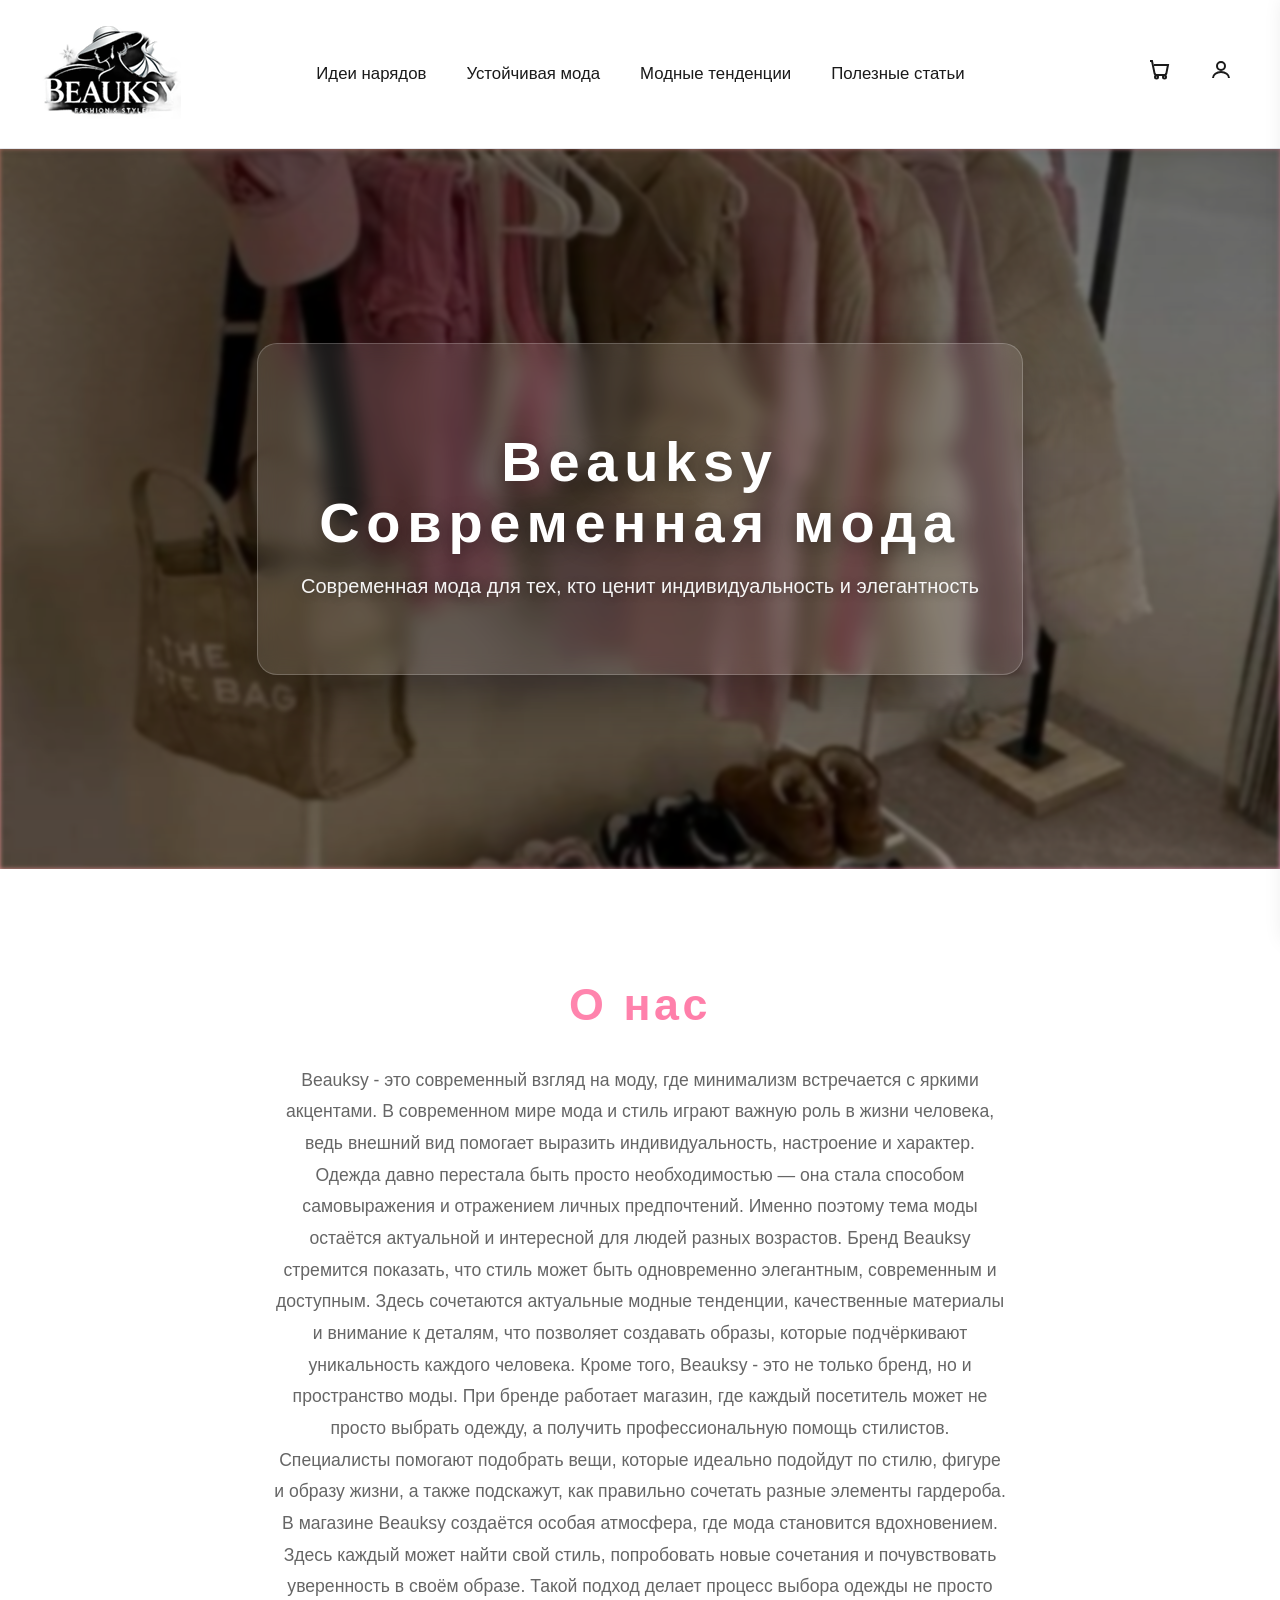
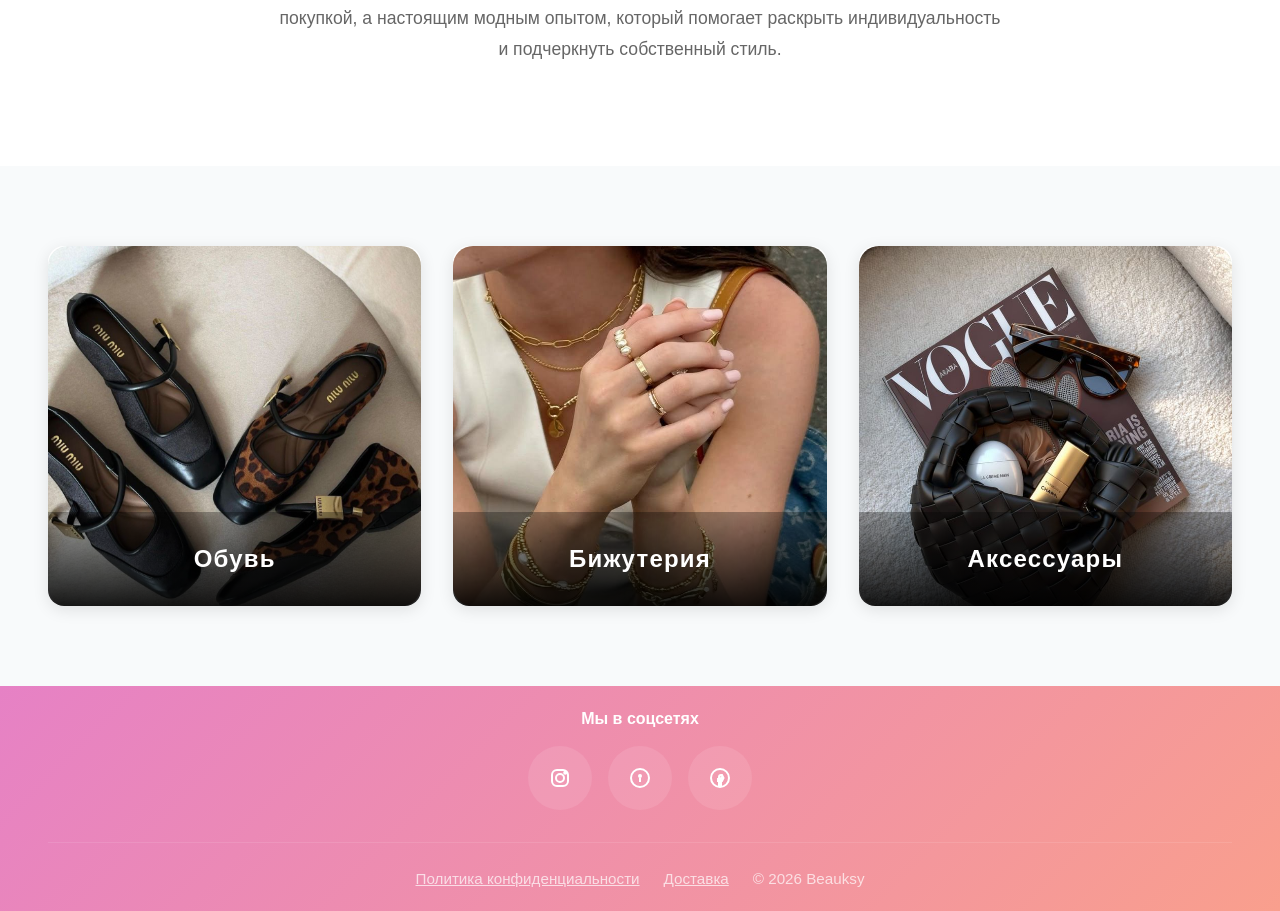
<file: index.html>
<!DOCTYPE html>
<html>

<head>
    <meta charset="UTF-8">
    <meta name="viewport" content="width=device-width,initial-scale=1.0">
    <meta name="description"
        content="Beauksy — сайт о моде и стиле. Идеи нарядов, модные тенденции, полезные статьи и стильная обувь. Найдите вдохновение для своего образа.">

    <meta name="keywords"
        content="мода, стиль, обувь, туфли, кроссовки, идеи нарядов, модные тенденции, женская мода, fashion, Beauksy">

    <meta name="author" content="Beauksy">

    <meta name="robots" content="index, follow">

    <link rel="canonical" href="https://beauksy.com/">

    <link rel="stylesheet" href="style.css">
    <title>Beauksy</title>
    <link rel="icon" type="image/png" href="Картинки/beauksy.png">
</head>

<body>
    <!-- Модальное окно -->
    <div id="loginModal" class="modal">
        <div class="modal-content">
            <span class="close" onclick="closeModal()">&times;</span>
            <h2>Вход в аккаунт</h2>

            <form>
                <input type="email" placeholder="Email" required>
                <input type="password" placeholder="Пароль" required>
                <button type="submit">Войти</button>
            </form>
        </div>
    </div>
    <header>
        <div class="logo"><a href="index.html" style="text-decoration: none; color: inherit;"><img
                    src="Картинки/beauksy.png"></a></div>
        <nav id="main-nav">
            <div class="close-menu" id="closeMenu">✕</div>

            <ul class="nav-links">
                <li><a href="ideinareadov.html">Идеи нарядов</a></li>
                <li><a href="ustoicevaiamoda.html">Устойчивая мода</a></li>
                <li><a href="modnietendentii.html">Модные тенденции</a></li>
                <li><a href="polezniestatii.html">Полезные статьи</a></li>
            </ul>
        </nav>
        <div class="header-icons" id="header-icons">

            <span class="header-icon">
                <div class="burger" id="burger">
                    ☰
                </div>
            </span>
            <span class="header-icon" title="Корзина">
                <!-- Cart Icon SVG -->
                <svg width="22" height="22" fill="none" stroke="currentColor" stroke-width="2" viewBox="0 0 22 22">
                    <circle cx="8.5" cy="18" r="1.5" />
                    <circle cx="16.5" cy="18" r="1.5" />
                    <path d="M2 2h2l2.6 12.59a2 2 0 0 0 2 1.41h7.72a2 2 0 0 0 2-1.41L20 6H6" />
                </svg>
            </span>
            <span class="header-icon" title="Аккаунт" onclick="openModal()">
                <!-- User Icon SVG -->
                <svg width="22" height="22" fill="none" stroke="currentColor" stroke-width="2" viewBox="0 0 22 22">
                    <circle cx="11" cy="7" r="4" />
                    <path d="M3 19c0-3.31 3.58-6 8-6s8 2.69 8 6" />
                </svg>
            </span>
        </div>
    </header>
    <!-- Hero Section -->
    <section class="hero">
        <img class="hero-bg" src="Картинки/вешвлки.jpg">
        <div class="hero-content">
            <h1 class="hero-title">Beauksy Современная мода</h1>
            <div class="hero-subtitle">Современная мода для тех, кто ценит индивидуальность и элегантность</div>
        </div>

    </section>
    <section class="about-section">
        <div class="about-content">
            <div class="about-title">О нас</div>
            <div class="about-text">
                Beauksy - это современный взгляд на моду, где минимализм встречается с яркими акцентами. В
                современном мире мода и стиль играют важную роль в жизни человека, ведь внешний вид помогает выразить
                индивидуальность, настроение и характер. Одежда давно перестала быть просто необходимостью — она стала
                способом самовыражения и отражением личных предпочтений. Именно поэтому тема моды остаётся актуальной и
                интересной для людей разных возрастов.

                Бренд Beauksy стремится показать, что стиль может быть одновременно элегантным, современным и
                доступным. Здесь сочетаются актуальные модные тенденции, качественные материалы и внимание к деталям,
                что позволяет создавать образы, которые подчёркивают уникальность каждого человека.

                Кроме того, Beauksy - это не только бренд, но и пространство моды. При бренде работает магазин, где
                каждый посетитель может не просто выбрать одежду, а получить профессиональную помощь стилистов.
                Специалисты помогают подобрать вещи, которые идеально подойдут по стилю, фигуре и образу жизни, а также
                подскажут, как правильно сочетать разные элементы гардероба.

                В магазине Beauksy создаётся особая атмосфера, где мода становится вдохновением. Здесь каждый может
                найти свой стиль, попробовать новые сочетания и почувствовать уверенность в своём образе. Такой подход
                делает процесс выбора одежды не просто покупкой, а настоящим модным опытом, который помогает раскрыть
                индивидуальность и подчеркнуть собственный стиль.

            </div>
        </div>
    </section>
    <section class="categories">
        <a href="obuvi.html" class="category-card">
            <img class="category-img" src="Картинки/Туфли1.jpg" alt="Обувь">
            <div class="category-title">Обувь</div>
        </a>

        <a href="bijuteria.html" class="category-card">
            <img class="category-img" src="Картинки/Бижутерия.jpg" alt="Бижутерия">
            <div class="category-title">Бижутерия</div>
        </a>
        <a href="acsessuari.html" class="category-card">
            <img class="category-img" src="Картинки/Аксессуары.jpg" alt="Аксессуары">
            <div class="category-title">Аксессуары</div>
        </a>
    </section>
    <footer>

        <div>
            <div style="font-weight:600; margin-bottom:2px; text-align: center;"> Мы в соцсетях</div>
            <div class="footer-socials">
                <a href="#" aria-label="Instagram">
                    <!-- Instagram SVG -->
                    <svg width="22" height="22" fill="none" stroke="currentColor" stroke-width="2" viewBox="0 0 22 22">
                        <rect x="3" y="3" width="16" height="16" rx="5" />
                        <circle cx="11" cy="11" r="4" />
                        <circle cx="16.2" cy="5.8" r="1" />
                    </svg>
                </a>
                <a href="#" aria-label="Pinterest">
                    <!-- Pinterest SVG -->
                    <svg width="22" height="22" fill="none" stroke="currentColor" stroke-width="2" viewBox="0 0 22 22">
                        <circle cx="11" cy="11" r="9" />
                        <path d="M11 15v-4" />
                        <circle cx="11" cy="9" r="1" />
                    </svg>
                </a>
                <a href="#" aria-label="Facebook">
                    <!-- Facebook SVG -->
                    <svg width="22" height="22" fill="none" stroke="currentColor" stroke-width="2" viewBox="0 0 22 22">
                        <circle cx="11" cy="11" r="9" />
                        <path d="M13 8h-1a2 2 0 0 0-2 2v2h-1v2h1v4h2v-4h1l1-2h-2v-1a1 1 0 0 1 1-1h1z" />
                    </svg>
                </a>
            </div>
        </div>
        </div>
        <div class="footer-legal">
            <a href="#">Политика конфиденциальности</a>
            <a href="#">Доставка</a>
            <span>© 2026 Beauksy</span>
        </div>
    </footer>
    <script src="script.js"></script>
    <!-- Боковая корзина -->
    <div id="cart-sidebar" class="cart-sidebar">
        <div class="cart-header">
            <h2>Корзина</h2>
            <span onclick="closeCart()" class="close-cart">&times;</span>
        </div>
        <div id="cart-items"></div>
        <div class="cart-footer">
            <p>Итого: <span id="cart-total">0</span> MDL</p>
        </div>
    </div>
</body>

</html>
</file>
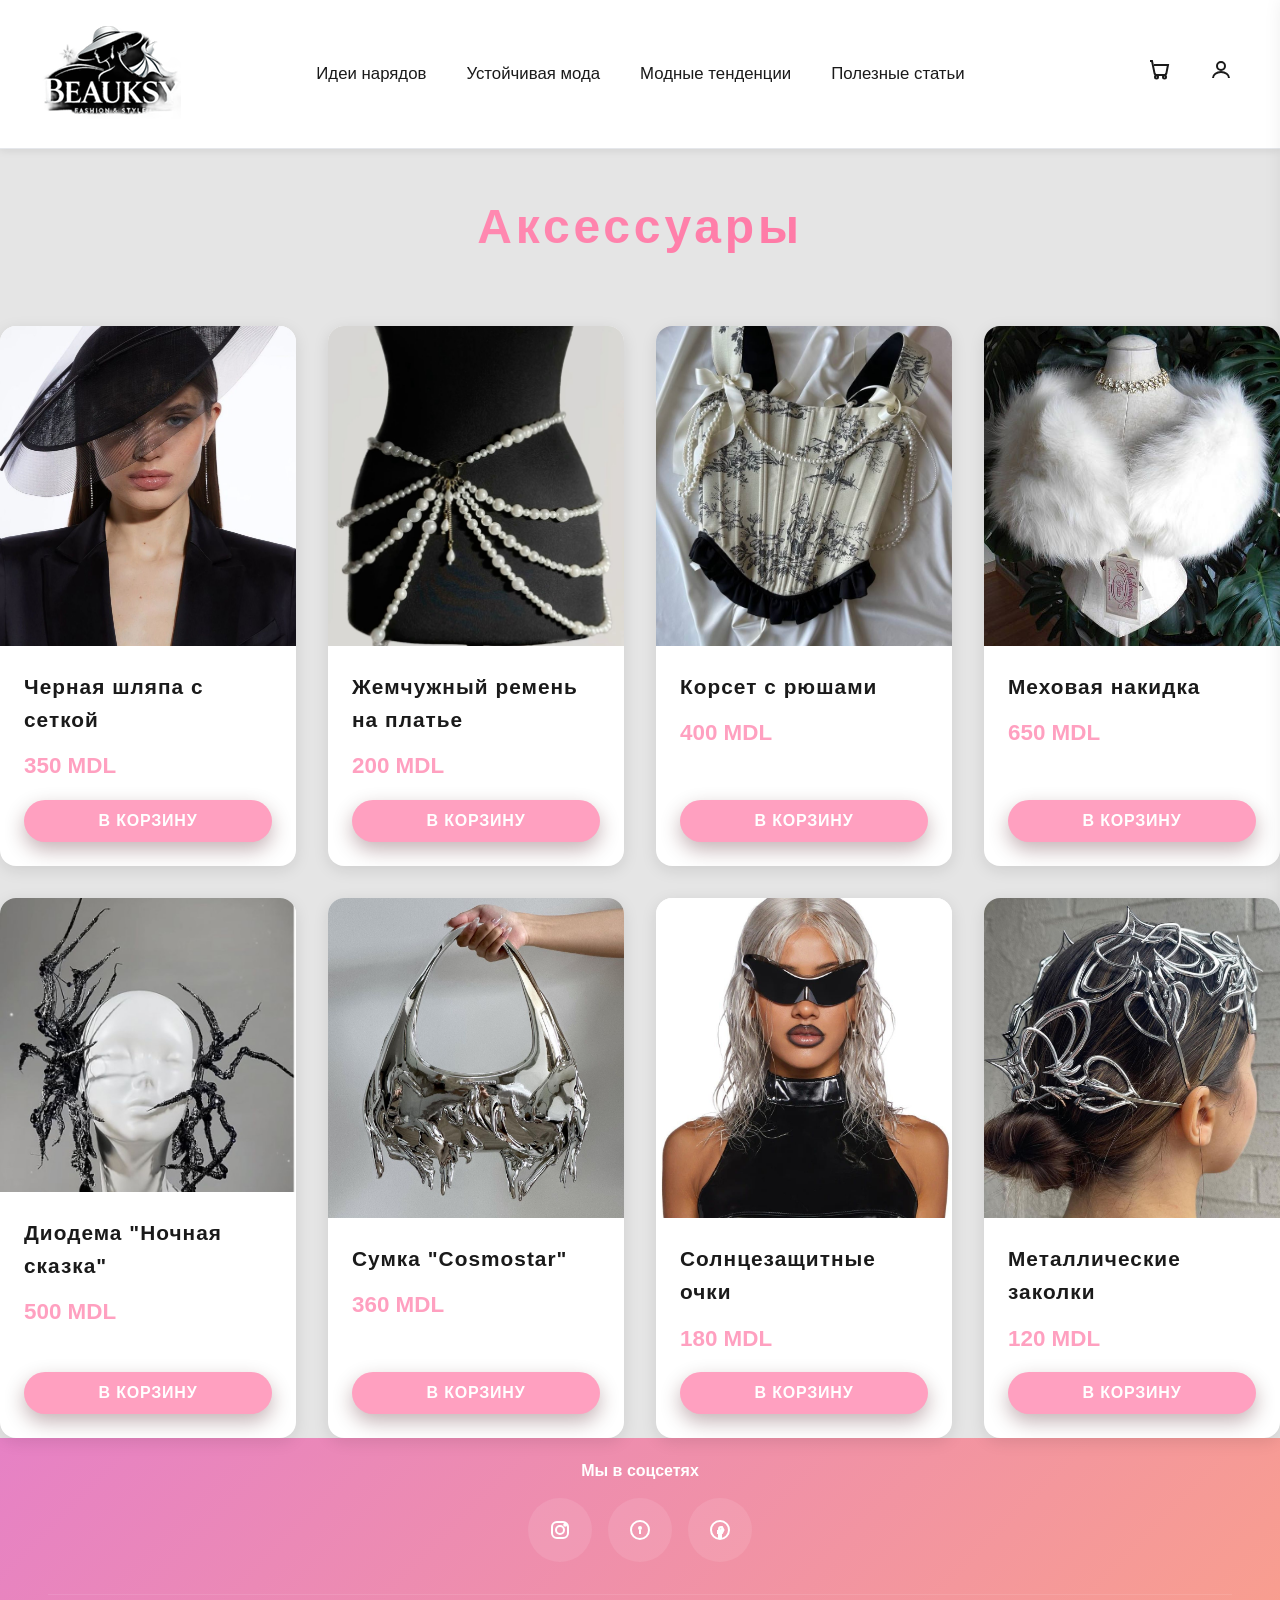
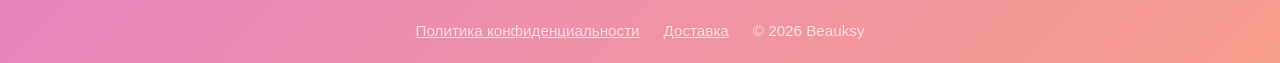
<file: acsessuari.html>
<!DOCTYPE html>
<html>

<head>
    <meta charset="UTF-8">
    <meta name="viewport" content="width=device-width,initial-scale=1.0">
    <meta name="description"
        content="Beauksy — сайт о моде и стиле. Идеи нарядов, модные тенденции, полезные статьи и стильная обувь. Найдите вдохновение для своего образа.">

    <meta name="keywords"
        content="мода, стиль, обувь, туфли, кроссовки, идеи нарядов, модные тенденции, женская мода, fashion, Beauksy">

    <meta name="author" content="Beauksy">

    <meta name="robots" content="index, follow">

    <link rel="canonical" href="https://beauksy.com/">

    <link rel="stylesheet" href="style.css">
    <title>Beauksy</title>
    <link rel="icon" type="image/png" href="Картинки/beauksy.png">
</head>

<body>
    <!-- Модальное окно -->
    <div id="loginModal" class="modal">
        <div class="modal-content">
            <span class="close" onclick="closeModal()">&times;</span>
            <h2>Вход в аккаунт</h2>

            <form>
                <input type="email" placeholder="Email" required>
                <input type="password" placeholder="Пароль" required>
                <button type="submit">Войти</button>
            </form>
        </div>
    </div>
    <header>
        <div class="logo"><a href="index.html" style="text-decoration: none; color: inherit;"><img
                    src="Картинки/beauksy.png"></a></div>
        <nav id="main-nav">
            <div class="close-menu" id="closeMenu">✕</div>

            <ul class="nav-links">
                <li><a href="ideinareadov.html">Идеи нарядов</a></li>
                <li><a href="ustoicevaiamoda.html">Устойчивая мода</a></li>
                <li><a href="modnietendentii.html">Модные тенденции</a></li>
                <li><a href="polezniestatii.html">Полезные статьи</a></li>
            </ul>
        </nav>
        <div class="header-icons" id="header-icons">

            <span class="header-icon">
                <div class="burger" id="burger">
                    ☰
                </div>
            </span>
            <span class="header-icon" title="Корзина" onclick="openCart()">
                <span id="cart-count" class="cart-count">0</span>

                <!-- Cart Icon SVG -->
                <svg width="22" height="22" fill="none" stroke="currentColor" stroke-width="2" viewBox="0 0 22 22">
                    <circle cx="8.5" cy="18" r="1.5" />
                    <circle cx="16.5" cy="18" r="1.5" />
                    <path d="M2 2h2l2.6 12.59a2 2 0 0 0 2 1.41h7.72a2 2 0 0 0 2-1.41L20 6H6" />
                </svg>
            </span>
            <span class="header-icon" title="Аккаунт" onclick="openModal()">
                <!-- User Icon SVG -->
                <svg width="22" height="22" fill="none" stroke="currentColor" stroke-width="2" viewBox="0 0 22 22">
                    <circle cx="11" cy="7" r="4" />
                    <path d="M3 19c0-3.31 3.58-6 8-6s8 2.69 8 6" />
                </svg>
            </span>
        </div>
    </header>
    <section id="outerwear" class="collection-section">
        <h2 class="section-title">Аксессуары</h2>
        <div class="product-grid">
            <div class="product-card">
                <img src="Картинки/шляпаполная.jpg" alt="шляпа" class="product-img">
                <div class="product-info">
                    <h3>Черная шляпа с сеткой</h3>
                    <p>350 MDL</p>
                    <button class="btn-accent">В корзину</button>
                </div>
            </div>
            <div class="product-card">
                <img src="Картинки/жемчугремень.jpg" alt="ремень" class="product-img">
                <div class="product-info">
                    <h3>Жемчужный ремень на платье</h3>
                    <p>200 MDL</p>
                    <button class="btn-accent">В корзину</button>
                </div>
            </div>
            <div class="product-card">
                <img src="Картинки/корсет.jpg" alt="корсет" class="product-img">
                <div class="product-info">
                    <h3>Корсет с рюшами</h3>
                    <p>400 MDL</p>
                    <button class="btn-accent">В корзину</button>
                </div>
            </div>
            <div class="product-card">
                <img src="Картинки/накидка.jpg" alt="накидка" class="product-img">
                <div class="product-info">
                    <h3>Меховая накидка</h3>
                    <p>650 MDL</p>
                    <button class="btn-accent">В корзину</button>
                </div>
            </div>
            <div class="product-card">
                <img src="Картинки/диадеманаголову.jpg" alt="диодема class=" product-img">
                <div class="product-info">
                    <h3>Диодема "Ночная сказка"</h3>
                    <p>500 MDL</p>
                    <button class="btn-accent">В корзину</button>
                </div>
            </div>
            <div class="product-card">
                <img src="Картинки/сумка.jpg" alt="Сумка" class="product-img">
                <div class="product-info">
                    <h3>Сумка "Cosmostar"</h3>
                    <p>360 MDL</p>
                    <button class="btn-accent">В корзину</button>
                </div>
            </div>
            <div class="product-card">
                <img src="Картинки/очки.jpg" alt="Очки" class="product-img">
                <div class="product-info">
                    <h3>Солнцезащитные очки</h3>
                    <p>180 MDL</p>
                    <button class="btn-accent">В корзину</button>
                </div>
            </div>
            <div class="product-card">
                <img src="Картинки/заколки.jpg" alt="заколки" class="product-img">
                <div class="product-info">
                    <h3>Металлические заколки</h3>
                    <p>120 MDL</p>
                    <button class="btn-accent">В корзину</button>
                </div>
            </div>
        </div>
    </section>
    <footer>

        <div>
            <div style="font-weight:600; margin-bottom:2px; text-align: center;"> Мы в соцсетях</div>
            <div class="footer-socials">
                <a href="#" aria-label="Instagram">
                    <!-- Instagram SVG -->
                    <svg width="22" height="22" fill="none" stroke="currentColor" stroke-width="2" viewBox="0 0 22 22">
                        <rect x="3" y="3" width="16" height="16" rx="5" />
                        <circle cx="11" cy="11" r="4" />
                        <circle cx="16.2" cy="5.8" r="1" />
                    </svg>
                </a>
                <a href="#" aria-label="Pinterest">
                    <!-- Pinterest SVG -->
                    <svg width="22" height="22" fill="none" stroke="currentColor" stroke-width="2" viewBox="0 0 22 22">
                        <circle cx="11" cy="11" r="9" />
                        <path d="M11 15v-4" />
                        <circle cx="11" cy="9" r="1" />
                    </svg>
                </a>
                <a href="#" aria-label="Facebook">
                    <!-- Facebook SVG -->
                    <svg width="22" height="22" fill="none" stroke="currentColor" stroke-width="2" viewBox="0 0 22 22">
                        <circle cx="11" cy="11" r="9" />
                        <path d="M13 8h-1a2 2 0 0 0-2 2v2h-1v2h1v4h2v-4h1l1-2h-2v-1a1 1 0 0 1 1-1h1z" />
                    </svg>
                </a>
            </div>
        </div>
        </div>
        <div class="footer-legal">
            <a href="#">Политика конфиденциальности</a>
            <a href="#">Доставка</a>
            <span>© 2026 Beauksy</span>
        </div>
    </footer>
    <script src="script.js">updateCartCount()</script>
    <!-- Боковая корзина -->
    <div id="cart-sidebar" class="cart-sidebar">
        <div class="cart-header">
            <h2>Корзина</h2>
            <span onclick="closeCart()" class="close-cart">&times;</span>
        </div>
        <div id="cart-items"></div>
        <div class="cart-footer">
            <p>Итого: <span id="cart-total">0</span> MDL</p>
        </div>
    </div>
</body>

</html>
</file>
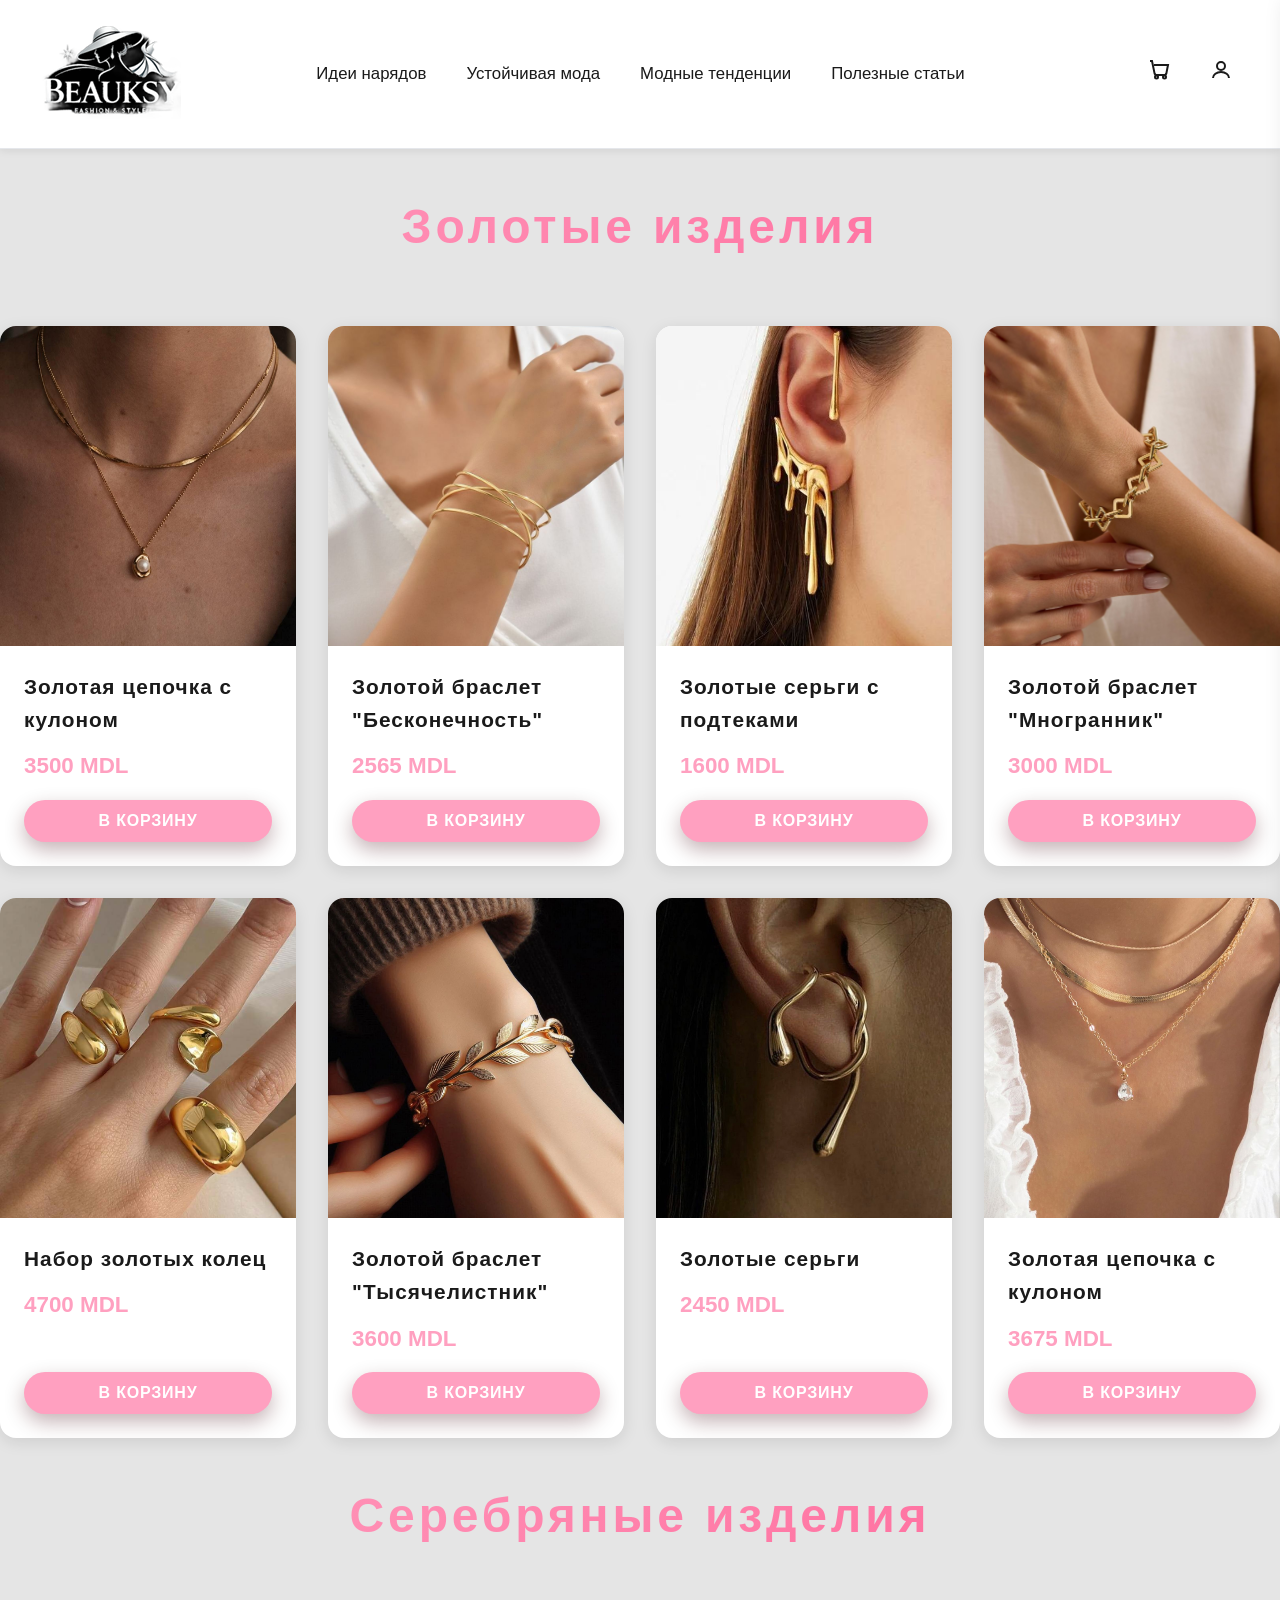
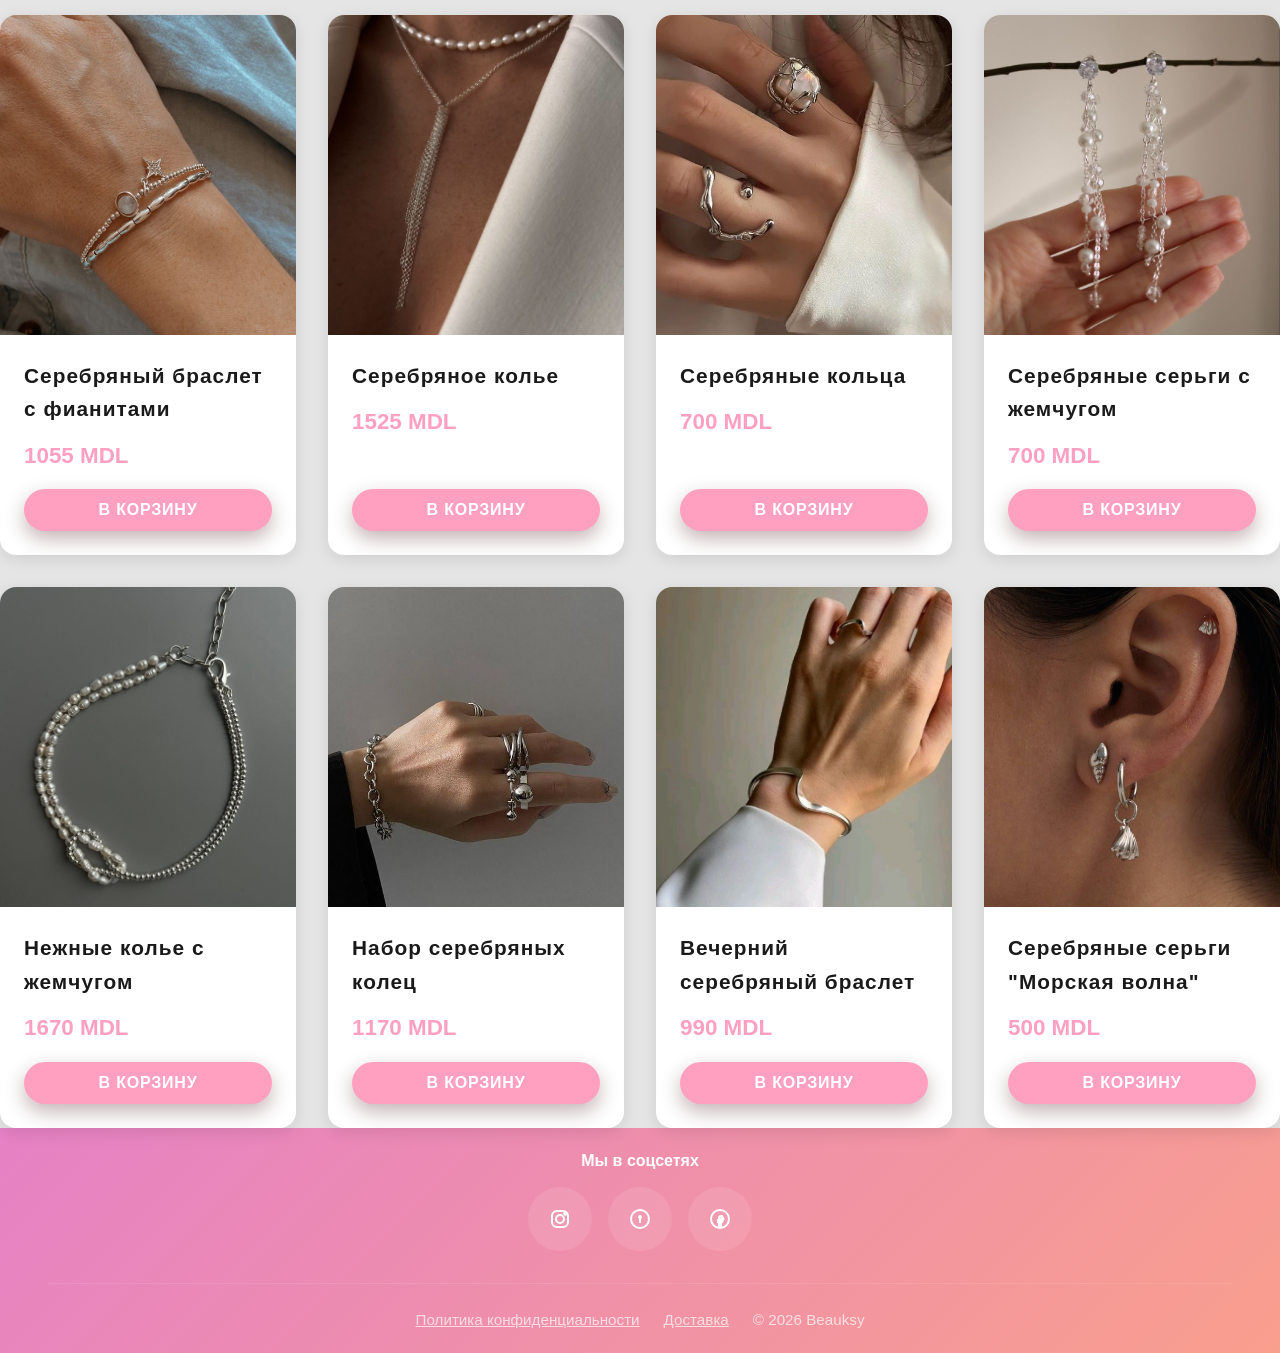
<file: bijuteria.html>
<!DOCTYPE html>
<html>

<head>
    <meta charset="UTF-8">
    <meta name="viewport" content="width=device-width,initial-scale=1.0">
    <meta name="description"
        content="Beauksy — сайт о моде и стиле. Идеи нарядов, модные тенденции, полезные статьи и стильная обувь. Найдите вдохновение для своего образа.">

    <meta name="keywords"
        content="мода, стиль, обувь, туфли, кроссовки, идеи нарядов, модные тенденции, женская мода, fashion, Beauksy">

    <meta name="author" content="Beauksy">

    <meta name="robots" content="index, follow">

    <link rel="canonical" href="https://beauksy.com/">

    <link rel="stylesheet" href="style.css">
    <title>Beauksy</title>
    <link rel="icon" type="image/png" href="Картинки/beauksy.png">
</head>

<body>
    <!-- Модальное окно -->
    <div id="loginModal" class="modal">
        <div class="modal-content">
            <span class="close" onclick="closeModal()">&times;</span>
            <h2>Вход в аккаунт</h2>

            <form>
                <input type="email" placeholder="Email" required>
                <input type="password" placeholder="Пароль" required>
                <button type="submit">Войти</button>
            </form>
        </div>
    </div>
    <header>
        <div class="logo"><a href="index.html" style="text-decoration: none; color: inherit;"><img
                    src="Картинки/beauksy.png"></a></div>
        <nav id="main-nav">
            <div class="close-menu" id="closeMenu">✕</div>

            <ul class="nav-links">
                <li><a href="ideinareadov.html">Идеи нарядов</a></li>
                <li><a href="ustoicevaiamoda.html">Устойчивая мода</a></li>
                <li><a href="modnietendentii.html">Модные тенденции</a></li>
                <li><a href="polezniestatii.html">Полезные статьи</a></li>
            </ul>
        </nav>
        <div class="header-icons" id="header-icons">

            <span class="header-icon">
                <div class="burger" id="burger">
                    ☰
                </div>
            </span>
            <span class="header-icon" title="Корзина" onclick="openCart()">
                <span id="cart-count" class="cart-count">0</span>

                <!-- Cart Icon SVG -->
                <svg width="22" height="22" fill="none" stroke="currentColor" stroke-width="2" viewBox="0 0 22 22">
                    <circle cx="8.5" cy="18" r="1.5" />
                    <circle cx="16.5" cy="18" r="1.5" />
                    <path d="M2 2h2l2.6 12.59a2 2 0 0 0 2 1.41h7.72a2 2 0 0 0 2-1.41L20 6H6" />
                </svg>
            </span>
            <span class="header-icon" title="Аккаунт" onclick="openModal()">
                <!-- User Icon SVG -->
                <svg width="22" height="22" fill="none" stroke="currentColor" stroke-width="2" viewBox="0 0 22 22">
                    <circle cx="11" cy="7" r="4" />
                    <path d="M3 19c0-3.31 3.58-6 8-6s8 2.69 8 6" />
                </svg>
            </span>
        </div>
    </header>
    <section id="outerwear" class="collection-section">
        <h2 class="section-title">Золотые изделия</h2>
        <div class="product-grid">
            <div class="product-card">
                <img src="Картинки/золотаяподвеска.jpg" alt="цепочка" class="product-img">
                <div class="product-info">
                    <h3>Золотая цепочка с кулоном</h3>
                    <p>3500 MDL</p>
                    <button class="btn-accent">В корзину</button>
                </div>
            </div>
            <div class="product-card">
                <img src="Картинки/золотойбраслет1.jpg" alt="браслет" class="product-img">
                <div class="product-info">
                    <h3>Золотой браслет "Бесконечность"</h3>
                    <p>2565 MDL</p>
                    <button class="btn-accent">В корзину</button>
                </div>
            </div>
            <div class="product-card">
                <img src="Картинки/золотые серьги.jpg" alt="Скрьги" class="product-img">
                <div class="product-info">
                    <h3>Золотые серьги с подтеками</h3>
                    <p>1600 MDL</p>
                    <button class="btn-accent">В корзину</button>
                </div>
            </div>
            <div class="product-card">
                <img src="Картинки/золотойбраслет2.jpg" alt="Браслет" class="product-img">
                <div class="product-info">
                    <h3>Золотой браслет "Многранник"</h3>
                    <p>3000 MDL</p>
                    <button class="btn-accent">В корзину</button>
                </div>
            </div>
            <div class="product-card">
                <img src="Картинки/золотыекольца.jpg" alt="Кольца" class="product-img">
                <div class="product-info">
                    <h3>Набор золотых колец</h3>
                    <p>4700 MDL</p>
                    <button class="btn-accent">В корзину</button>
                </div>
            </div>
            <div class="product-card">
                <img src="Картинки/золотойбраслет.jpg" alt="Браслет" class="product-img">
                <div class="product-info">
                    <h3>Золотой браслет "Тысячелистник"</h3>
                    <p>3600 MDL</p>
                    <button class="btn-accent">В корзину</button>
                </div>
            </div>
            <div class="product-card">
                <img src="Картинки/золотыесерьги.jpg" alt="Туфли" class="product-img">
                <div class="product-info">
                    <h3>Золотые серьги</h3>
                    <p>2450 MDL</p>
                    <button class="btn-accent">В корзину</button>
                </div>
            </div>
            <div class="product-card">
                <img src="Картинки/золотаяподвеска1.jpg" alt="Туфли" class="product-img">
                <div class="product-info">
                    <h3>Золотая цепочка с кулоном</h3>
                    <p>3675 MDL</p>
                    <button class="btn-accent">В корзину</button>
                </div>
            </div>
        </div>
    </section>

    <section id="dresses" class="collection-section">
        <h2 class="section-title">Серебряные изделия</h2>
        <div class="product-grid">
            <div class="product-card">
                <img src="Картинки/серебробраслет.jpg" alt="браслет" class="product-img">
                <div class="product-info">
                    <h3>Серебряный браслет с фианитами</h3>
                    <p>1055 MDL</p>
                    <button class="btn-accent">В корзину</button>
                </div>
            </div>
            <div class="product-card">
                <img src="Картинки/сереброкалье.jpg" alt="калье" class="product-img">
                <div class="product-info">
                    <h3>Серебряное колье</h3>
                    <p>1525 MDL</p>
                    <button class="btn-accent">В корзину</button>
                </div>
            </div>
            <div class="product-card">
                <img src="Картинки/сереброкольца.jpg" alt="Кольца" class="product-img">
                <div class="product-info">
                    <h3>Серебряные кольца</h3>
                    <p>700 MDL</p>
                    <button class="btn-accent">В корзину</button>
                </div>
            </div>
            <div class="product-card">
                <img src="Картинки/серебросерьги.jpg" alt="серьги" class="product-img">
                <div class="product-info">
                    <h3>Серебряные серьги с жемчугом</h3>
                    <p>700 MDL</p>
                    <button class="btn-accent">В корзину</button>
                </div>
            </div>
            <div class="product-card">
                <img src="Картинки/сереброкальежемчуг.jpg" alt="колье" class="product-img">
                <div class="product-info">
                    <h3>Нежные колье с жемчугом</h3>
                    <p>1670 MDL</p>
                    <button class="btn-accent">В корзину</button>
                </div>
            </div>
            <div class="product-card">
                <img src="Картинки/сереброкольца2.jpg" alt="кольца" class="product-img">
                <div class="product-info">
                    <h3>Набор серебряных колец</h3>
                    <p>1170 MDL</p>
                    <button class="btn-accent">В корзину</button>
                </div>
            </div>
            <div class="product-card">
                <img src="Картинки/сереюроюраслет.jpg" alt="браслет" class="product-img">
                <div class="product-info">
                    <h3>Вечерний серебряный браслет</h3>
                    <p>990 MDL</p>
                    <button class="btn-accent">В корзину</button>
                </div>
            </div>
            <div class="product-card">
                <img src="Картинки/серебросерьги1.jpg" alt="серьги" class="product-img">
                <div class="product-info">
                    <h3>Серебряные серьги "Морская волна"</h3>
                    <p>500 MDL</p>
                    <button class="btn-accent">В корзину</button>
                </div>
            </div>

        </div>
    </section>
    <footer>

        <div>
            <div style="font-weight:600; margin-bottom:2px; text-align: center;"> Мы в соцсетях</div>
            <div class="footer-socials">
                <a href="#" aria-label="Instagram">
                    <!-- Instagram SVG -->
                    <svg width="22" height="22" fill="none" stroke="currentColor" stroke-width="2" viewBox="0 0 22 22">
                        <rect x="3" y="3" width="16" height="16" rx="5" />
                        <circle cx="11" cy="11" r="4" />
                        <circle cx="16.2" cy="5.8" r="1" />
                    </svg>
                </a>
                <a href="#" aria-label="Pinterest">
                    <!-- Pinterest SVG -->
                    <svg width="22" height="22" fill="none" stroke="currentColor" stroke-width="2" viewBox="0 0 22 22">
                        <circle cx="11" cy="11" r="9" />
                        <path d="M11 15v-4" />
                        <circle cx="11" cy="9" r="1" />
                    </svg>
                </a>
                <a href="#" aria-label="Facebook">
                    <!-- Facebook SVG -->
                    <svg width="22" height="22" fill="none" stroke="currentColor" stroke-width="2" viewBox="0 0 22 22">
                        <circle cx="11" cy="11" r="9" />
                        <path d="M13 8h-1a2 2 0 0 0-2 2v2h-1v2h1v4h2v-4h1l1-2h-2v-1a1 1 0 0 1 1-1h1z" />
                    </svg>
                </a>
            </div>
        </div>
        </div>
        <div class="footer-legal">
            <a href="#">Политика конфиденциальности</a>
            <a href="#">Доставка</a>
            <span>© 2026 Beauksy</span>
        </div>
    </footer>
    <script src="script.js">updateCartCount()</script>
    <!-- Боковая корзина -->
    <div id="cart-sidebar" class="cart-sidebar">
        <div class="cart-header">
            <h2>Корзина</h2>
            <span onclick="closeCart()" class="close-cart">&times;</span>
        </div>
        <div id="cart-items"></div>
        <div class="cart-footer">
            <p>Итого: <span id="cart-total">0</span> MDL</p>
        </div>
    </div>
</body>

</html>
</file>
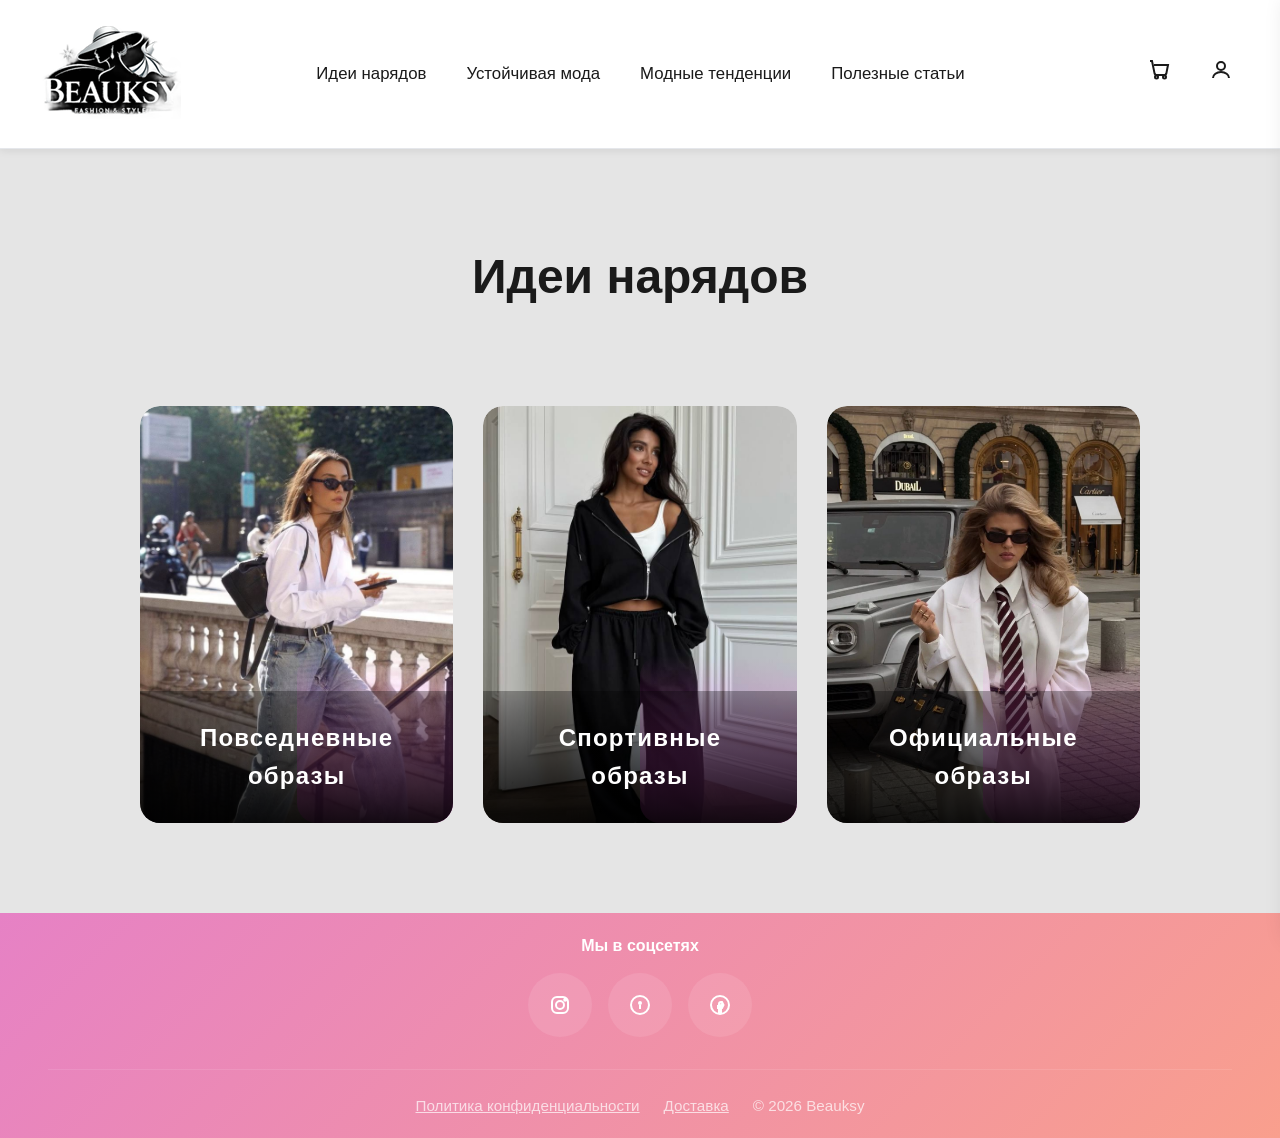
<file: ideinareadov.html>
<!DOCTYPE html>
<html>

<head>
    <meta charset="UTF-8">
    <meta name="viewport" content="width=device-width,initial-scale=1.0">
    <meta name="description"
        content="Beauksy — сайт о моде и стиле. Идеи нарядов, модные тенденции, полезные статьи и стильная обувь. Найдите вдохновение для своего образа.">

    <meta name="keywords"
        content="мода, стиль, обувь, туфли, кроссовки, идеи нарядов, модные тенденции, женская мода, fashion, Beauksy">

    <meta name="author" content="Beauksy">

    <meta name="robots" content="index, follow">

    <link rel="canonical" href="https://beauksy.com/">

    <link rel="stylesheet" href="style.css">
    <title>Beauksy</title>
    <link rel="icon" type="image/png" href="Картинки/beauksy.png">
</head>

<body>
    <!-- Модальное окно -->
    <div id="loginModal" class="modal">
        <div class="modal-content">
            <span class="close" onclick="closeModal()">&times;</span>
            <h2>Вход в аккаунт</h2>

            <form>
                <input type="email" placeholder="Email" required>
                <input type="password" placeholder="Пароль" required>
                <button type="submit">Войти</button>
            </form>
        </div>
    </div>
    <header>
        <div class="logo"><a href="index.html" style="text-decoration: none; color: inherit;"><img
                    src="Картинки/beauksy.png"></a></div>
        <nav id="main-nav">
            <div class="close-menu" id="closeMenu">✕</div>

            <ul class="nav-links">
                <li><a href="ideinareadov.html">Идеи нарядов</a></li>
                <li><a href="ustoicevaiamoda.html">Устойчивая мода</a></li>
                <li><a href="modnietendentii.html">Модные тенденции</a></li>
                <li><a href="polezniestatii.html">Полезные статьи</a></li>
            </ul>
        </nav>
        <div class="header-icons" id="header-icons">

            <span class="header-icon">
                <div class="burger" id="burger">
                    ☰
                </div>
            </span>
            <span class="header-icon" title="Корзина" onclick="openCart()">
                <span id="cart-count" class="cart-count">0</span>

                <!-- Cart Icon SVG -->
                <svg width="22" height="22" fill="none" stroke="currentColor" stroke-width="2" viewBox="0 0 22 22">
                    <circle cx="8.5" cy="18" r="1.5" />
                    <circle cx="16.5" cy="18" r="1.5" />
                    <path d="M2 2h2l2.6 12.59a2 2 0 0 0 2 1.41h7.72a2 2 0 0 0 2-1.41L20 6H6" />
                </svg>
            </span>
            <span class="header-icon" title="Аккаунт" onclick="openModal()">
                <!-- User Icon SVG -->
                <svg width="22" height="22" fill="none" stroke="currentColor" stroke-width="2" viewBox="0 0 22 22">
                    <circle cx="11" cy="7" r="4" />
                    <path d="M3 19c0-3.31 3.58-6 8-6s8 2.69 8 6" />
                </svg>
            </span>
        </div>
    </header>
    <section class="ideas">
        <h1>Идеи нарядов</h1>

        <div class="ideas-container">
            <a href="casual.html" class="card">
                <img class="category-img" src="Картинки/повседневный.jpg" alt="повседневка">
                <div class="category-title">Повседневные образы</div>
            </a>

            <a href="sport.html" class="card">
                <img class="category-img" src="Картинки/спортивки.jpg" alt="повседневка">
                <div class="category-title">Спортивные образы</div>
            </a>

            <a href="office.html" class="card">
                <img class="category-img" src="Картинки/официальный стиль.jpg" alt="повседневка">
                <div class="category-title">Официальные образы</div>
            </a>

        </div>
    </section>
    <footer>

        <div>
            <div style="font-weight:600; margin-bottom:2px; text-align: center;"> Мы в соцсетях</div>
            <div class="footer-socials">
                <a href="#" aria-label="Instagram">
                    <!-- Instagram SVG -->
                    <svg width="22" height="22" fill="none" stroke="currentColor" stroke-width="2" viewBox="0 0 22 22">
                        <rect x="3" y="3" width="16" height="16" rx="5" />
                        <circle cx="11" cy="11" r="4" />
                        <circle cx="16.2" cy="5.8" r="1" />
                    </svg>
                </a>
                <a href="#" aria-label="Pinterest">
                    <!-- Pinterest SVG -->
                    <svg width="22" height="22" fill="none" stroke="currentColor" stroke-width="2" viewBox="0 0 22 22">
                        <circle cx="11" cy="11" r="9" />
                        <path d="M11 15v-4" />
                        <circle cx="11" cy="9" r="1" />
                    </svg>
                </a>
                <a href="#" aria-label="Facebook">
                    <!-- Facebook SVG -->
                    <svg width="22" height="22" fill="none" stroke="currentColor" stroke-width="2" viewBox="0 0 22 22">
                        <circle cx="11" cy="11" r="9" />
                        <path d="M13 8h-1a2 2 0 0 0-2 2v2h-1v2h1v4h2v-4h1l1-2h-2v-1a1 1 0 0 1 1-1h1z" />
                    </svg>
                </a>
            </div>
        </div>
        </div>
        <div class="footer-legal">
            <a href="#">Политика конфиденциальности</a>
            <a href="#">Доставка</a>
            <span>© 2026 Beauksy</span>
        </div>
    </footer>
    <script src="script.js"></script>
    <!-- Боковая корзина -->
    <div id="cart-sidebar" class="cart-sidebar">
        <div class="cart-header">
            <h2>Корзина</h2>
            <span onclick="closeCart()" class="close-cart">&times;</span>
        </div>
        <div id="cart-items"></div>
        <div class="cart-footer">
            <p>Итого: <span id="cart-total">0</span> MDL</p>
        </div>
    </div>
</body>

</html>
</file>
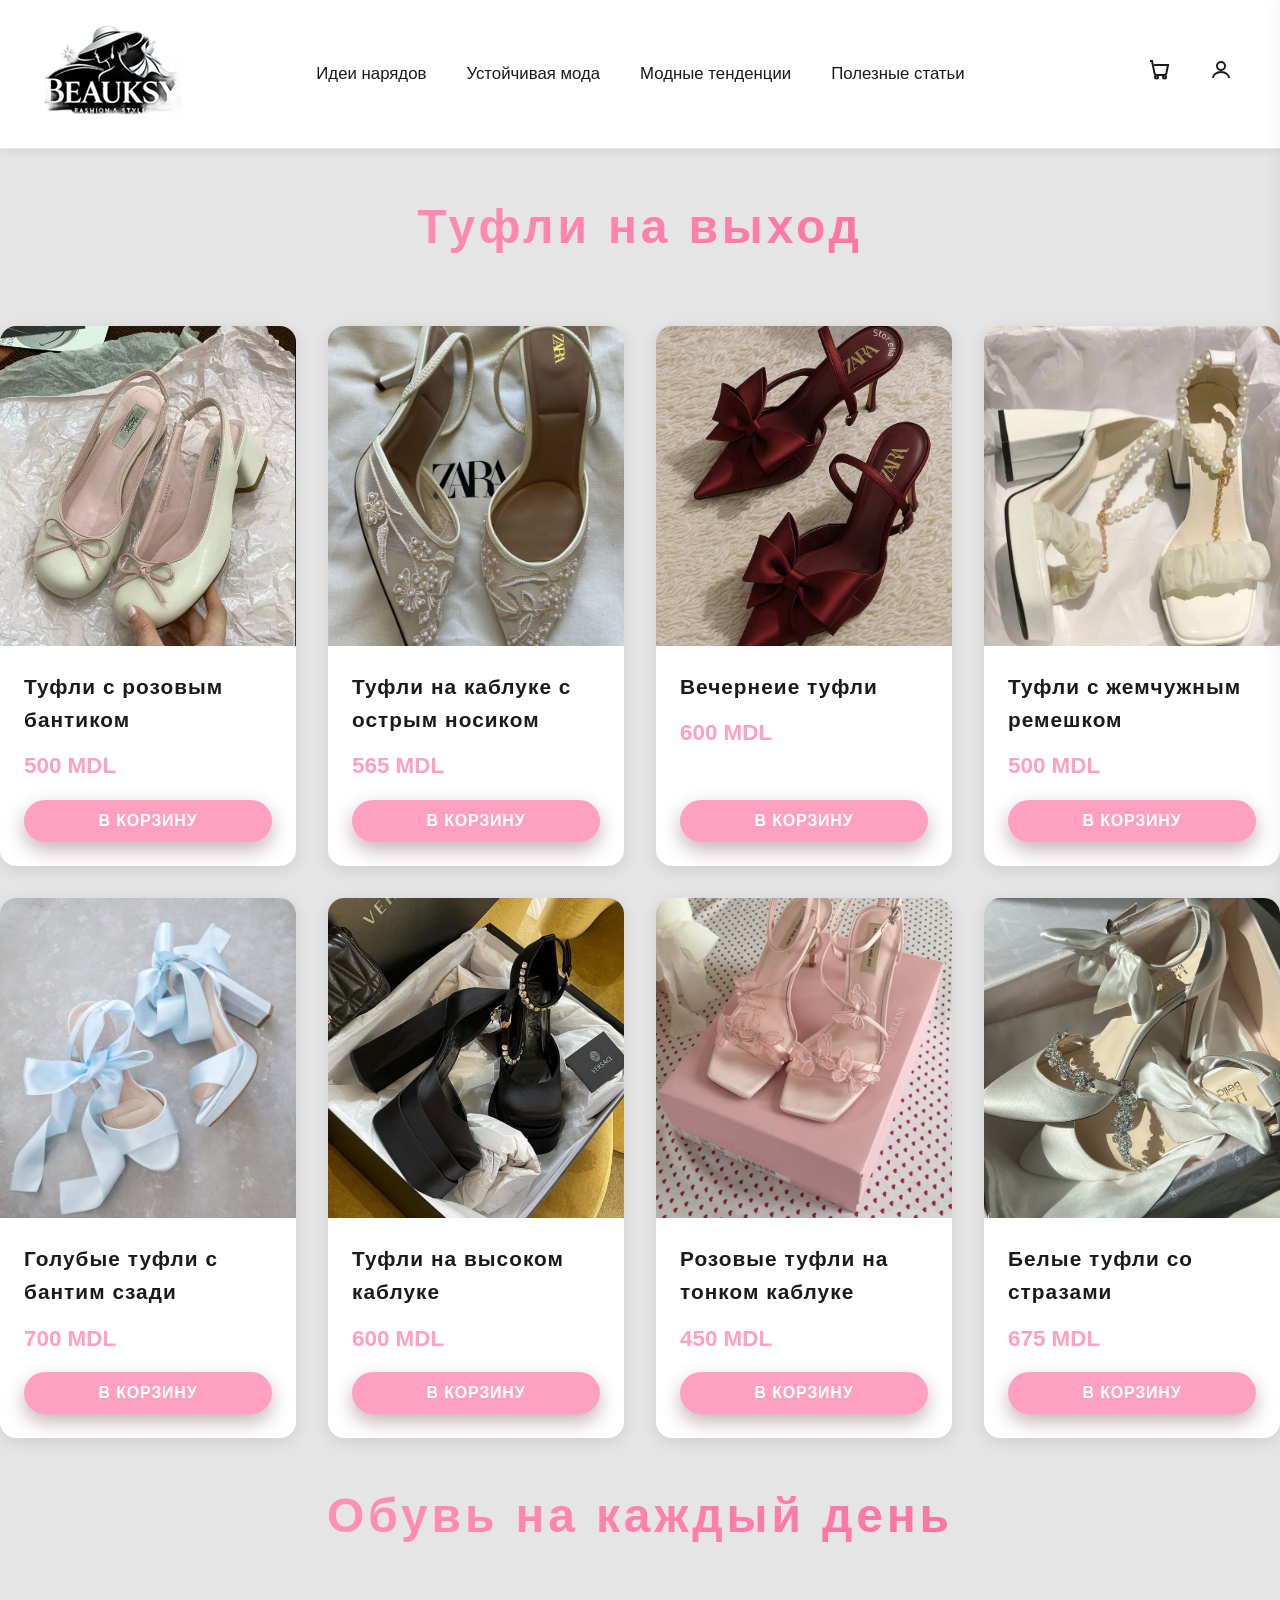
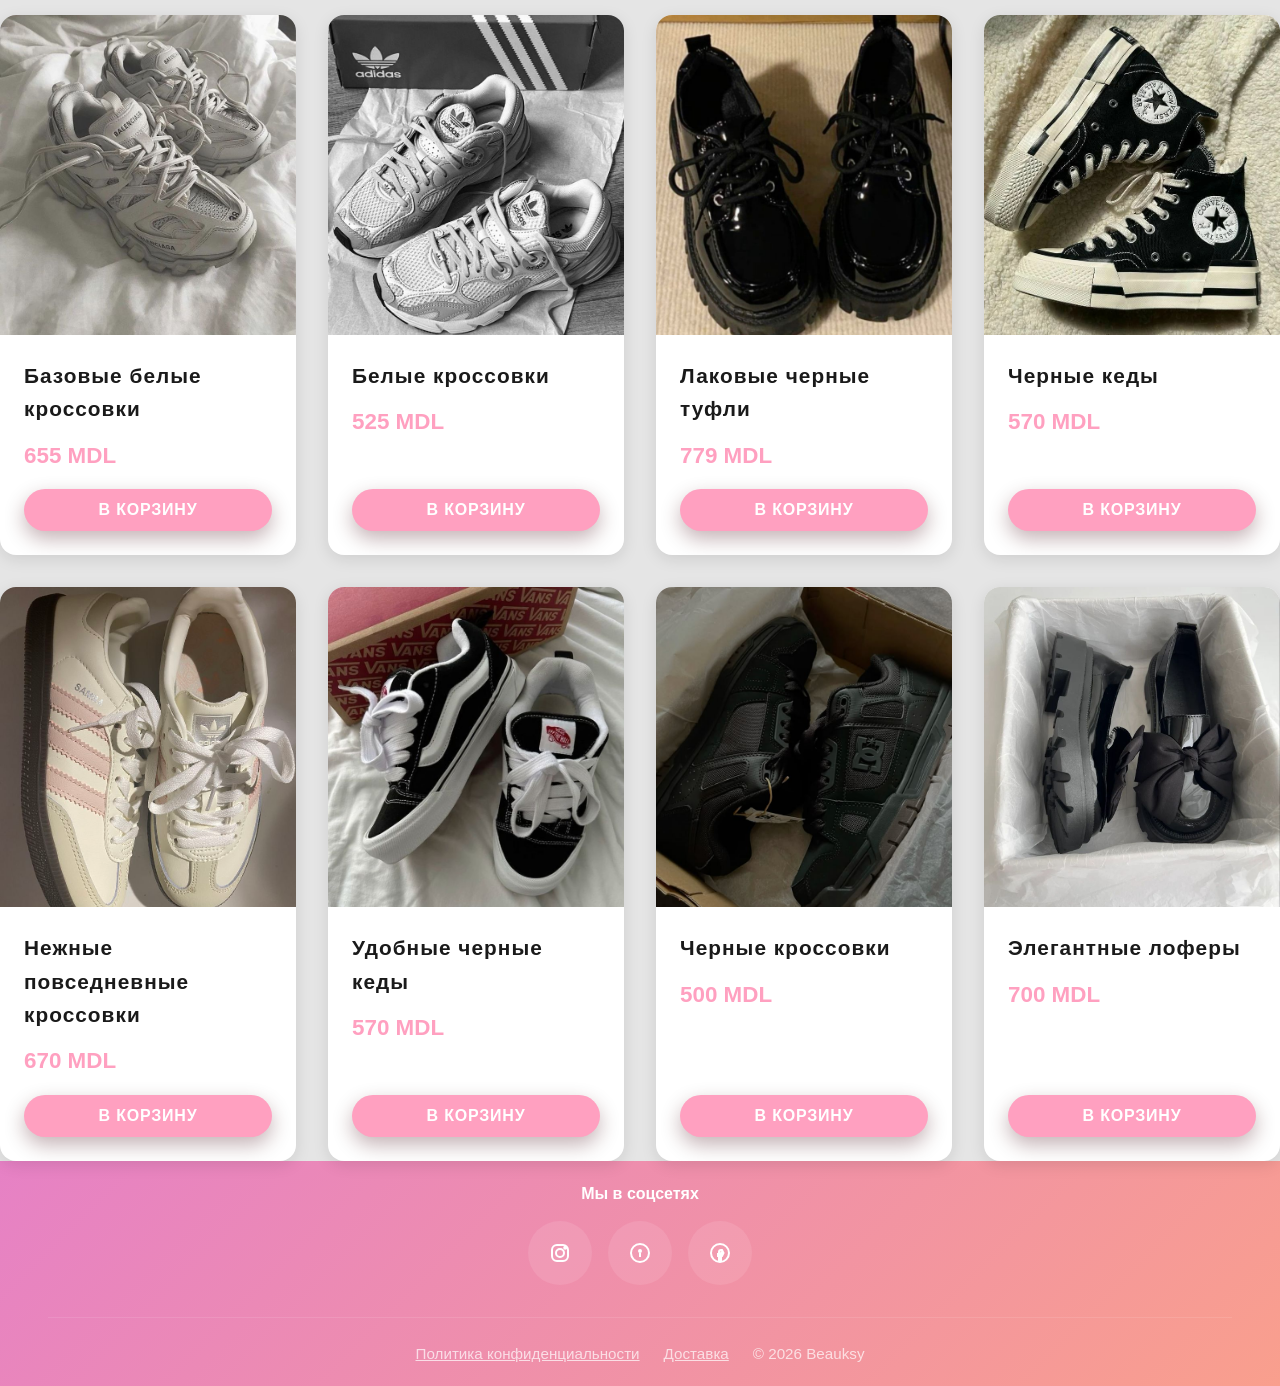
<file: obuvi.html>
<!DOCTYPE html>
<html>

<head>
    <meta charset="UTF-8">
    <meta name="viewport" content="width=device-width,initial-scale=1.0">
    <meta name="description"
        content="Beauksy — сайт о моде и стиле. Идеи нарядов, модные тенденции, полезные статьи и стильная обувь. Найдите вдохновение для своего образа.">

    <meta name="keywords"
        content="мода, стиль, обувь, туфли, кроссовки, идеи нарядов, модные тенденции, женская мода, fashion, Beauksy">

    <meta name="author" content="Beauksy">

    <meta name="robots" content="index, follow">

    <link rel="canonical" href="https://beauksy.com/">

    <link rel="stylesheet" href="style.css">
    <title>Beauksy</title>
    <link rel="icon" type="image/png" href="Картинки/beauksy.png">
</head>

<body>
    <header>
        <div class="logo"><a href="index.html" style="text-decoration: none; color: inherit;"><img
                    src="Картинки/beauksy.png"></a></div>
        <nav id="main-nav">
            <div class="close-menu" id="closeMenu">✕</div>

            <ul class="nav-links">
                <li><a href="ideinareadov.html">Идеи нарядов</a></li>
                <li><a href="ustoicevaiamoda.html">Устойчивая мода</a></li>
                <li><a href="modnietendentii.html">Модные тенденции</a></li>
                <li><a href="polezniestatii.html">Полезные статьи</a></li>
            </ul>
        </nav>
        <div class="header-icons" id="header-icons">

            <span class="header-icon">
                <div class="burger" id="burger">
                    ☰
                </div>
            </span>
            <span class="header-icon" title="Корзина" onclick="openCart()">
                <span id="cart-count" class="cart-count">0</span>

                <!-- Cart Icon SVG -->
                <svg width="22" height="22" fill="none" stroke="currentColor" stroke-width="2" viewBox="0 0 22 22">
                    <circle cx="8.5" cy="18" r="1.5" />
                    <circle cx="16.5" cy="18" r="1.5" />
                    <path d="M2 2h2l2.6 12.59a2 2 0 0 0 2 1.41h7.72a2 2 0 0 0 2-1.41L20 6H6" />
                </svg>
            </span>
            <span class="header-icon" title="Аккаунт" onclick="openModal()">
                <!-- User Icon SVG -->
                <svg width="22" height="22" fill="none" stroke="currentColor" stroke-width="2" viewBox="0 0 22 22">
                    <circle cx="11" cy="7" r="4" />
                    <path d="M3 19c0-3.31 3.58-6 8-6s8 2.69 8 6" />
                </svg>
            </span>
        </div>
    </header>
    <section id="outerwear" class="collection-section">
        <h2 class="section-title">Туфли на выход</h2>
        <div class="product-grid">
            <div class="product-card">
                <img src="Картинки/Туфлимили.jpg" alt="Туфли" class="product-img">
                <div class="product-info">
                    <h3>Туфли с розовым бантиком</h3>
                    <p>500 MDL</p>
                    <button class="btn-accent">В корзину</button>
                </div>
            </div>
            <div class="product-card">
                <img src="Картинки/туфлимили2.jpg" alt="Туфли" class="product-img">
                <div class="product-info">
                    <h3>Туфли на каблуке с острым носиком</h3>
                    <p>565 MDL</p>
                    <button class="btn-accent">В корзину</button>
                </div>
            </div>
            <div class="product-card">
                <img src="Картинки/туфлимили3.jpg" alt="Туфли" class="product-img">
                <div class="product-info">
                    <h3>Вечернеие туфли</h3>
                    <p>600 MDL</p>
                    <button class="btn-accent">В корзину</button>
                </div>
            </div>
            <div class="product-card">
                <img src="Картинки/туфлимили4.jpg" alt="Туфли" class="product-img">
                <div class="product-info">
                    <h3>Туфли с жемчужным ремешком</h3>
                    <p>500 MDL</p>
                    <button class="btn-accent">В корзину</button>
                </div>
            </div>
            <div class="product-card">
                <img src="Картинки/туфлимили5.jpg" alt="Туфли" class="product-img">
                <div class="product-info">
                    <h3>Голубые туфли с бантим сзади</h3>
                    <p>700 MDL</p>
                    <button class="btn-accent">В корзину</button>
                </div>
            </div>
            <div class="product-card">
                <img src="Картинки/туфлимили6.jpg" alt="Туфли" class="product-img">
                <div class="product-info">
                    <h3>Туфли на высоком каблуке</h3>
                    <p>600 MDL</p>
                    <button class="btn-accent">В корзину</button>
                </div>
            </div>
            <div class="product-card">
                <img src="Картинки/туфлимили7.jpg" alt="Туфли" class="product-img">
                <div class="product-info">
                    <h3>Розовые туфли на тонком каблуке</h3>
                    <p>450 MDL</p>
                    <button class="btn-accent">В корзину</button>
                </div>
            </div>
            <div class="product-card">
                <img src="Картинки/туфлимили8.jpg" alt="Туфли" class="product-img">
                <div class="product-info">
                    <h3>Белые туфли со стразами</h3>
                    <p>675 MDL</p>
                    <button class="btn-accent">В корзину</button>
                </div>
            </div>
        </div>
    </section>

    <section id="dresses" class="collection-section">
        <h2 class="section-title">Обувь на каждый день</h2>
        <div class="product-grid">
            <div class="product-card">
                <img src="Картинки/обувьнанакаждыйдень.jpg" alt="Кроссовки" class="product-img">
                <div class="product-info">
                    <h3>Базовые белые кроссовки</h3>
                    <p>655 MDL</p>
                    <button class="btn-accent">В корзину</button>
                </div>
            </div>
            <div class="product-card">
                <img src="Картинки/обувьнанакаждыйдень2.jpg" alt="Кроссовки" class="product-img">
                <div class="product-info">
                    <h3>Белые кроссовки</h3>
                    <p>525 MDL</p>
                    <button class="btn-accent">В корзину</button>
                </div>
            </div>
            <div class="product-card">
                <img src="Картинки/обувьнанакаждыйдень3.jpg" alt="Кроссовки" class="product-img">
                <div class="product-info">
                    <h3>Лаковые черные туфли</h3>
                    <p>779 MDL</p>
                    <button class="btn-accent">В корзину</button>
                </div>
            </div>
            <div class="product-card">
                <img src="Картинки/обувьнанакаждыйдень4.jpg" alt="Кроссовки" class="product-img">
                <div class="product-info">
                    <h3>Черные кеды</h3>
                    <p>570 MDL</p>
                    <button class="btn-accent">В корзину</button>
                </div>
            </div>
            <div class="product-card">
                <img src="Картинки/обувьнанакаждыйдень5.jpg" alt="Кроссовки" class="product-img">
                <div class="product-info">
                    <h3>Нежные повседневные кроссовки</h3>
                    <p>670 MDL</p>
                    <button class="btn-accent">В корзину</button>
                </div>
            </div>
            <div class="product-card">
                <img src="Картинки/обувьнанакаждыйдень6.jpg" alt="Кроссовки" class="product-img">
                <div class="product-info">
                    <h3>Удобные черные кеды</h3>
                    <p>570 MDL</p>
                    <button class="btn-accent">В корзину</button>
                </div>
            </div>
            <div class="product-card">
                <img src="Картинки/обувьнанакаждыйдень7.jpg" alt="Кроссовки" class="product-img">
                <div class="product-info">
                    <h3>Черные кроссовки</h3>
                    <p>500 MDL</p>
                    <button class="btn-accent">В корзину</button>
                </div>
            </div>
            <div class="product-card">
                <img src="Картинки/обувьнанакаждыйдень8.jpg" alt="Кроссовки" class="product-img">
                <div class="product-info">
                    <h3>Элегантные лоферы</h3>
                    <p>700 MDL</p>
                    <button class="btn-accent">В корзину</button>
                </div>
            </div>

        </div>
    </section>
    <footer>

        <div>
            <div style="font-weight:600; margin-bottom:2px; text-align: center;"> Мы в соцсетях</div>
            <div class="footer-socials">
                <a href="#" aria-label="Instagram">
                    <!-- Instagram SVG -->
                    <svg width="22" height="22" fill="none" stroke="currentColor" stroke-width="2" viewBox="0 0 22 22">
                        <rect x="3" y="3" width="16" height="16" rx="5" />
                        <circle cx="11" cy="11" r="4" />
                        <circle cx="16.2" cy="5.8" r="1" />
                    </svg>
                </a>
                <a href="#" aria-label="Pinterest">
                    <!-- Pinterest SVG -->
                    <svg width="22" height="22" fill="none" stroke="currentColor" stroke-width="2" viewBox="0 0 22 22">
                        <circle cx="11" cy="11" r="9" />
                        <path d="M11 15v-4" />
                        <circle cx="11" cy="9" r="1" />
                    </svg>
                </a>
                <a href="#" aria-label="Facebook">
                    <!-- Facebook SVG -->
                    <svg width="22" height="22" fill="none" stroke="currentColor" stroke-width="2" viewBox="0 0 22 22">
                        <circle cx="11" cy="11" r="9" />
                        <path d="M13 8h-1a2 2 0 0 0-2 2v2h-1v2h1v4h2v-4h1l1-2h-2v-1a1 1 0 0 1 1-1h1z" />
                    </svg>
                </a>
            </div>
        </div>
        </div>
        <div class="footer-legal">
            <a href="#">Политика конфиденциальности</a>
            <a href="#">Доставка</a>
            <span>© 2026 Beauksy</span>
        </div>
    </footer>
    <script src="script.js"></script>
    <!-- Боковая корзина -->
    <div id="cart-sidebar" class="cart-sidebar">
        <div class="cart-header">
            <h2>Корзина</h2>
            <span onclick="closeCart()" class="close-cart">&times;</span>
        </div>
        <div id="cart-items"></div>
        <div class="cart-footer">
            <p>Итого: <span id="cart-total">0</span> MDL</p>
        </div>
    </div>
</body>

</html>
</file>
<file: style.css>
:root {
    --color-bg: #ffffff;
    --color-text: #1A1A1A;
    --color-accent: #FFA0C0;
    --color-accent-alt: #ff6397;
    --color-light-bg: #f8fafb;
    --color-border: #e5e7eb;
    --font-brand: 'Montserrat', sans-serif;
    --font-main: 'Inter', sans-serif;
    --transition: 0.3s cubic-bezier(.4, 0, .2, 1);
    --shadow-sm: 0 2px 8px rgba(0, 0, 0, 0.08);
    --shadow-md: 0 4px 16px rgba(0, 0, 0, 0.1);
    --shadow-lg: 0 12px 32px rgba(0, 0, 0, 0.15);
}


body {
    margin: 0;
    background: var(--color-bg);
    color: var(--color-text);
    font-family: var(--font-main);
    font-size: 18px;
    line-height: 1.6;
    min-height: 100vh;
    scroll-behavior: smooth;
}


header {
    display: flex;
    align-items: center;
    justify-content: space-between;
    padding-left: 25px;
    background: var(--color-bg);
    border-bottom: 1px solid var(--color-border);
    position: sticky;
    top: 0;
    z-index: 100;
    box-shadow: var(--shadow-sm);
}

.header-icons {
    display: flex;
    gap: 24px;
    font-size: 1.4rem;
    align-items: center;
}

.header-icon {
    cursor: pointer;
    color: var(--color-text);
    transition: all var(--transition);
    padding: 8px;
    border-radius: 50%;
}

.header-icon:hover,
.header-icon:focus {
    color: var(--color-accent);
    background: var(--color-light-bg);
    transform: scale(1.1);
}

nav {
    display: flex;
    align-items: center;
    gap: 36px;
}

.nav-links {
    display: flex;
    gap: 32px;
    font-size: 1.05rem;
    font-weight: 500;
    margin: 0;
    padding: 0;
}

.nav-links>li {
    list-style: none;
    position: relative;
}

.nav-links>li>a {
    padding: 8px 4px;
    border-bottom: 3px solid transparent;
    transition: all var(--transition);
    color: var(--color-text);
}

.nav-links>li>a:hover,
.nav-links>li>a:focus {
    color: var(--color-accent);
    border-bottom: 3px solid var(--color-accent);
}

.burger {
    display: none;
    font-size: 28px;
    cursor: pointer;
}

.close-menu {
    display: none;
    position: absolute;
    top: 30px;
    right: 40px;
    font-size: 30px;
    cursor: pointer;
}

.hide-icons {
    display: none;
}




.hero {
    position: relative;
    min-height: 80vh;
    display: flex;
    align-items: center;
    justify-content: center;
    overflow: hidden;
    background: linear-gradient(135deg, #f5a08a 0%, #f49cbf 100%);
}

.hero-bg {
    position: absolute;
    inset: 0;
    width: 100%;
    height: 100%;
    object-fit: cover;
    z-index: 0;
    filter: brightness(0.7) blur(2px);
    opacity: 0;
    animation: fadeIn 1.2s 0.2s forwards;
}

@keyframes fadeIn {
    to {
        opacity: 1;
    }
}

.hero::before {
    content: "";
    position: absolute;
    inset: 0;
    z-index: 1;
    background: linear-gradient(180deg, rgba(0, 0, 0, 0.3) 0%, rgba(0, 0, 0, 0.1) 100%);
    pointer-events: none;
}

.hero-content {
    position: relative;
    z-index: 2;
    text-align: center;
    color: #fff;
    width: 100%;
    max-width: 700px;
    margin: 0 auto;
    padding: 40px 32px;
    border-radius: 20px;
    background: rgba(255, 255, 255, 0.1);
    box-shadow: 0 20px 60px rgba(0, 0, 0, 0.3);
    backdrop-filter: blur(10px);
    border: 1px solid rgba(255, 255, 255, 0.2);
    animation: slideUp 0.8s ease-out;
}

.hero-title {
    font-family: var(--font-brand);
    font-size: 3.5rem;
    font-weight: 700;
    letter-spacing: 0.12em;
    margin-bottom: 16px;
    line-height: 1.1;
    color: #fff;
    text-shadow: 0 4px 20px rgba(0, 0, 0, 0.4);
}

.hero-subtitle {
    font-size: 1.25rem;
    margin-bottom: 32px;
    font-weight: 400;
    color: rgba(255, 255, 255, 0.95);
    text-shadow: 0 2px 10px rgba(0, 0, 0, 0.3);
}

.about-section {
    display: flex;
    align-items: center;
    gap: 60px;
    padding: 100px 48px;
    background: var(--color-bg);
}

.about-img {
    flex: 1;
    min-width: 300px;
    max-width: 500px;
    border-radius: 20px;
    object-fit: cover;
    box-shadow: var(--shadow-lg);
    opacity: 0;
    animation: fadeIn 1.2s 0.4s forwards;
}

.about-content {
    flex: 1;
    display: flex;
    flex-direction: column;
    justify-content: center;
    text-align: center;
    min-width: 300px;
}

.about-title {
    font-family: var(--font-brand);
    font-size: 2.8rem;
    font-weight: 700;
    margin-bottom: 24px;
    letter-spacing: 0.08em;
    color: var(--color-text);
    background: linear-gradient(135deg, var(--color-accent) 0%, var(--color-accent-alt) 100%);
    -webkit-background-clip: text;
    -webkit-text-fill-color: transparent;
    background-clip: text;
}

.about-text {
    font-size: 1.1rem;
    color: #666;
    max-width: 735px;
    margin-left: auto;
    margin-right: auto;
    line-height: 1.8;
}

.about-text img {
    width: 100%;
    max-width: 500px;
    height: auto;
}

.categories {
    display: grid;
    grid-template-columns: repeat(auto-fit, minmax(320px, 1fr));
    gap: 32px;
    padding: 80px 48px;
    background: var(--color-light-bg);
}

.category-card {
    position: relative;
    border-radius: 16px;
    overflow: hidden;
    background: var(--color-bg);
    box-shadow: var(--shadow-md);
    transition: all var(--transition);
    cursor: pointer;
    display: block;
    text-decoration: none;
    color: inherit;
    height: 360px;
}

.category-card:hover {
    transform: translateY(-8px);
    box-shadow: var(--shadow-lg);
}

.category-img {
    width: 100%;
    height: 100%;
    object-fit: cover;
    object-position: center;
    border-radius: inherit;
    transition: transform var(--transition);
    display: block;
}

.category-card:hover .category-img {
    transform: scale(1.08);
}

.category-title {
    position: absolute;
    bottom: 0;
    left: 0;
    right: 0;
    padding: 28px 24px;
    background: linear-gradient(to top, rgba(0, 0, 0, 0.9), rgba(0, 0, 0, 0.3));
    color: white;
    font-size: 1.7rem;
    font-weight: 700;
    text-align: center;
    font-family: var(--font-brand);
    letter-spacing: 0.05em;
    transition: all var(--transition);
}

.category-card:hover .category-title {
    background: linear-gradient(to top, rgba(0, 0, 0, 0.95), rgba(0, 0, 0, 0.5));
}

#sport {
    object-position: top;
}

footer {
    background: linear-gradient(135deg, #e681c5 0%, #f99f8d 100%);
    padding: 20px 48px 20px 48px;
    color: #fff;
    font-size: 1rem;
    box-sizing: border-box;
}

.footer-grid {
    display: grid;
    grid-template-columns: repeat(auto-fit, minmax(240px, 1fr));
    gap: 48px;
    align-items: start;
    margin-bottom: 40px;
}

.footer-nav {
    display: flex;
    flex-direction: column;
    gap: 16px;
}

.footer-nav a {
    color: rgba(255, 255, 255, 0.8);
    font-weight: 500;
    transition: all var(--transition);
    display: inline-block;
}

.footer-nav a:hover {
    color: #fff;
    transform: translateX(4px);
}

.footer-socials {
    display: flex;
    gap: 16px;
    margin-top: 14px;

    justify-content: center;
    align-items: center;
}

.footer-socials a {
    color: #fff;
    font-size: 1.5rem;
    transition: all var(--transition);
    border-radius: 50%;
    padding: 10px;
    width: 44px;
    height: 44px;
    display: flex;
    align-items: center;
    justify-content: center;
    background: rgba(255, 255, 255, 0.1);
}

.footer-socials a:hover {
    background: var(--color-accent);
    transform: translateY(-4px);
}

.footer-legal {
    display: flex;
    gap: 24px;
    font-size: 0.95rem;
    color: rgba(255, 255, 255, 0.7);
    margin-top: 32px;
    padding-top: 24px;
    border-top: 1px solid rgba(255, 255, 255, 0.1);
    flex-wrap: wrap;

    justify-content: center;
    align-items: center;
}

.footer-legal a {
    color: rgba(255, 255, 255, 0.7);
    transition: color var(--transition);
}

.footer-legal a:hover {
    color: #fff;
}

.new-collection {
    padding: 60px 48px;
    background: var(--color-light-bg);
    min-height: 100vh;
}

.section-title {
    font-family: var(--font-brand);
    font-size: 3rem;
    font-weight: 700;
    text-align: center;
    margin-bottom: 60px;
    letter-spacing: 0.08em;
    background: linear-gradient(135deg, var(--color-accent) 0%, var(--color-accent-alt) 100%);
    -webkit-background-clip: text;
    -webkit-text-fill-color: transparent;
    background-clip: text;
}

.product-grid {
    display: grid;
    grid-template-columns: repeat(auto-fit, minmax(280px, 1fr));
    gap: 32px;
    max-width: 1400px;
    margin: 0 auto;
}

.product-card {
    background: var(--color-bg);
    border-radius: 16px;
    overflow: hidden;
    box-shadow: var(--shadow-md);
    transition: all var(--transition);
    cursor: pointer;
    display: flex;
    flex-direction: column;
    height: 100%;
}

.product-card:hover {
    transform: translateY(-12px);
    box-shadow: var(--shadow-lg);
}

.product-img {
    width: 100%;
    height: 320px;
    object-fit: cover;
    object-position: center;
    transition: transform var(--transition);
}

.product-card:hover .product-img {
    transform: scale(1.1);
}

.product-info {
    padding: 24px;
    display: flex;
    flex-direction: column;
    justify-content: space-between;
    flex-grow: 1;
}

.product-info h3 {
    font-family: var(--font-brand);
    font-size: 1.3rem;
    font-weight: 700;
    margin: 0 0 12px 0;
    color: var(--color-text);
    letter-spacing: 0.05em;
}

.product-info p {
    font-size: 1.4rem;
    font-weight: 700;
    color: var(--color-accent);
    margin: 0 0 16px 0;
}

.product-card .btn-accent {
    width: 100%;
    padding: 12px 24px;
    text-align: center;
    margin-top: auto;
}

.btn-accent {
    display: inline-block;
    padding: 16px 40px;
    background: var(--color-accent);
    color: #fff;
    border-radius: 50px;
    font-size: 1rem;
    font-family: var(--font-brand);
    font-weight: 700;
    letter-spacing: 0.05em;
    border: none;
    cursor: pointer;
    transition: all var(--transition);
    box-shadow: 0 8px 20px rgba(62, 1, 13, 0.3);
    text-transform: uppercase;
}

.btn-accent:hover,
.btn-accent:focus {
    background: var(--color-accent-alt);
    transform: translateY(-3px);
    box-shadow: 0 12px 30px #3e011766;
}

/* Иконка */
.user-icon {
    font-size: 28px;
    cursor: pointer;
}

/* Фон модального окна */
.modal {
    display: none;
    position: fixed;
    z-index: 1000;
    left: 0;
    top: 0;
    width: 100%;
    height: 100%;
    background-color: rgba(0, 0, 0, 0.5);
}

/* Контент окна */
.modal-content {
    background-color: #fff;
    margin: 10% auto;
    padding: 30px;
    width: 300px;
    border-radius: 12px;
    text-align: center;
    position: relative;
}


/* Поля формы */
.modal-content input {
    width: 100%;
    max-width: 250px;
    padding: 10px;
    margin: 10px 0;
    border-radius: 6px;
    border: 1px solid #ccc;
}

/* Кнопка */
.modal-content button {
    width: 100%;
    padding: 10px;
    border: none;
    border-radius: 6px;
    background-color: black;
    color: white;
    cursor: pointer;
}

.modal-content button:hover {
    background-color: #333;
}

.cart-sidebar {
    position: fixed;
    right: -400px;
    top: 0;
    width: 350px;
    height: 100%;
    background: white;
    box-shadow: -5px 0 20px rgba(0, 0, 0, 0.1);
    padding: 20px;
    margin-bottom: 10px;
    transition: 0.4s;
    z-index: 999;
    overflow-y: auto;
}

.cart-sidebar.active {
    right: 0;
}

.cart-header {
    display: flex;
    justify-content: space-between;
    align-items: center;
}

.close-cart {
    font-size: 24px;
    cursor: pointer;
}


.cart-footer {
    margin-top: 20px;
    font-weight: bold;
}

.header-icon {
    position: relative;
    cursor: pointer;
}

#cart-count {
    position: absolute;
    top: -6px;
    right: -8px;
    background: #ff4d8d;
    color: white;
    font-size: 12px;
    font-weight: bold;
    width: 18px;
    height: 18px;
    border-radius: 50%;
    display: flex;
    align-items: center;
    justify-content: center;
}


.cart-item {
    display: flex;
    align-items: center;
    gap: 12px;
    padding: 14px 0;
    border-bottom: 1px solid var(--color-border);
}

.cart-img {
    width: 100px;
    height: 100px;
    object-fit: cover;
    border-radius: 8px;
    border: #e681c5 solid 1px;
}

.cart-info {
    flex: 1;
}

.cart-info p:first-child {
    font-size: 14px;
    font-weight: 500;
}

.cart-info p:last-child {
    font-weight: 700;
    color: var(--color-accent);
}

.cart-item button {
    border: none;
    background: transparent;
    font-size: 18px;
    cursor: pointer;
    color: #888;
}

.cart-item button:hover {
    color: var(--color-accent-alt);
}

body {
    margin: 0;
    font-family: Arial, sans-serif;
    background-color: #e5e5e5;
}

/* ШАПКА */
header {
    background-color: #ffffff;
    display: flex;
    justify-content: space-between;
    align-items: center;
    padding: 20px 40px;
}

.logo a {
    text-decoration: none;
    color: black;
    font-weight: bold;
    font-size: 20px;
}

nav ul {
    list-style: none;
    display: flex;
    gap: 40px;
    margin: 0;
    padding: 0;
}

nav a {
    text-decoration: none;
    color: rgb(252, 111, 203);
    font-weight: 500;
}

/* СЕКЦИЯ */
.ideas {
    text-align: center;
    padding: 50px 20px;
}

.ideas h1 {
    font-size: 48px;
    margin-bottom: 50px;
}

/* КАРТОЧКИ */
.ideas-container {
    display: grid;
    grid-template-columns: repeat(auto-fit, minmax(220px, 1fr));
    gap: 30px;
    max-width: 1000px;
    margin: auto;
    padding: 40px 20px;
}

.idea-card {
    position: relative;
    width: 100%;
    max-width: 200px;
    aspect-ratio: 2 / 4;
    overflow: hidden;
    border-radius: 20px;
    text-decoration: none;
    color: white;
    gap: 20px;
}

.card {
    position: relative;
    width: 100%;
    aspect-ratio: 3/4;
    overflow: hidden;
    border-radius: 20px;
}

.category-img {
    width: 100%;
    height: 100%;
    object-fit: cover;
    border-radius: 20px;
    transition: transform 0.5s ease;
    cursor: pointer;
}

/* Приближение */
.idea-card:hover .category-img {
    transform: scale(1.1);
}

/* Затемнение только поверх картинки */
.idea-card::after {
    content: "";
    position: absolute;
    bottom: 0;
    width: 100%;
    height: 40%;
    background: linear-gradient(to top, rgba(247, 82, 228, 0.6), transparent);
    border-radius: 20px;
}

.card:hover .category-img {
    transform: scale(1.1);
}

/* Затемнение только поверх картинки */
.card::after {
    content: "";
    position: absolute;
    bottom: 0;
    width: 100%;
    height: 40%;
    background: linear-gradient(to top, rgba(247, 82, 228, 0.6), transparent);
    border-radius: 20px;
}

.idea-card img:not(:first-child) {
    display: none;
}

/* Заголовок поверх картинки */
.category-title {
    position: absolute;
    bottom: 0px;
    left: 0px;
    font-size: 24px;
    font-weight: bold;
    z-index: 2;
}

#viewer {
    display: none;
    position: fixed;
    top: 0;
    left: 0;
    width: 100%;
    height: 100%;
    background: rgba(0, 0, 0, 0.9);
    justify-content: center;
    align-items: center;
    z-index: 1000;
}

#viewer-img {
    max-width: 80%;
    max-height: 80%;
    margin: auto;
    transition: transform 0.2s;
}

.arrow {
    position: absolute;
    top: 50%;
    font-size: 50px;
    color: white;
    cursor: pointer;
    user-select: none;
    transform: translateY(-50%);
    padding: 10px;
}

#prev {
    left: 10px;
}

#next {
    right: 10px;
}

.mod-tendetion {
    justify-content: center;
    align-items: center;

}

.mod-header {
    font-family: var(--font-brand);
    text-align: center;


}

.mod-history {
    display: flex;
    gap: 200px;
    justify-content: center;
    align-items: center;
    border-top: var(--color-accent-alt) solid 2px;
    padding: 20px 20px;
}

.text-mod-tendetion {
    width: 100%;
    max-width: 800px;
    text-align: justify;
}

.articles {
    display: flex;
    flex-wrap: wrap;
    margin: auto;
    justify-content: center;
    gap: 40px;
    align-items: center;
    width: 100%;
    max-width: 1200px;
    padding: 20px 20px;
}

.modal-articles {
    display: none;
    position: fixed;
    inset: 0;
    background: rgba(0, 0, 0, 0.7);
    justify-content: center;
    align-items: center;
    padding: 20px;
    z-index: 1000;
}



.modal-content-articles {
    background: white;
    width: 90%;
    max-width: 900px;
    padding: 20px;
    border-radius: 10px;
    text-align: center;
    color: black;
    max-height: 90vh;
    overflow-y: auto;
}

.modal-content-articles img {
    width: 100%;
    height: auto;
    border-radius: 8px;
}

.close-articles,
.close {
    float: right;
    font-size: 28px;
    cursor: pointer;
}



template p {
    text-align: left;
}

.author {
    float: right;
}

@media (max-width: 900px) {
    header {
        align-items: stretch;
        gap: 18px;
        padding: 20px 24px;
    }

    .categories,
    .about-section,
    footer {
        padding-left: 12px;
        padding-right: 12px;
    }

    .about-section {
        gap: 36px;
        padding-top: 60px;
        padding-bottom: 60px;
    }
}

@media (max-width: 700px) {

    .categories,
    .ideas {
        grid-template-columns: 1fr;
        gap: 24px;
        padding-top: 48px;
        padding-bottom: 48px;
    }

    .about-section {
        flex-direction: column;
        align-items: center;
        gap: 32px;
        padding-top: 48px;
        padding-bottom: 48px;
    }

    .about-img {
        max-width: 100%;
    }

    .footer-grid {
        grid-template-columns: 1fr;
        gap: 32px;
    }

    .hero-title {
        font-size: 2.2rem;
    }

    .hero-subtitle {
        font-size: 1.05rem;
    }

    .about-title {
        font-size: 2rem;
    }

    footer {
        padding: 10px;
    }
}

@media (max-width: 768px) {
    .mod-history {
        flex-direction: column;
        gap: 20px;
        text-align: center;
    }

    .idea-card {
        width: 100%;
        max-width: 350px;
        height: auto;
        margin: 0 auto;
    }

    .text-mod-tendetion {
        max-width: 100%;
        text-align: justify;
    }

    .about-section {
        padding: 40px 20px;
    }

}

@media (max-width: 600px) {

    .nav-links {
        gap: 16px;
        font-size: 0.95rem;
    }

    .hero-content {
        padding: 24px 20px;
    }

    .hero-title {
        font-size: 1.8rem;
    }

    .hero-subtitle {
        font-size: 0.95rem;
        margin-bottom: 20px;
    }

    .btn-accent {
        padding: 12px 28px;
        font-size: 0.9rem;
    }

    .category-title {
        font-size: 1.3rem;
    }

    .about-title {
        font-size: 1.6rem;
    }

    .categories,
    .about-section,
    footer {
        padding-left: 16px;
        padding-right: 16px;
    }

    .footer-legal {
        gap: 12px;
        font-size: 0.85rem;
    }
}

/* Burger menu for mobile */
@media (max-width: 900px) {

    .logo img {
        width: 100px;
    }

    nav {
        display: none;
        position: fixed;
        top: 0;
        left: -100%;
        width: 100%;
        height: 100vh;
        background: white;
        flex-direction: column;
        justify-content: center;
        align-items: center;
        transition: 0.4s;
    }

    nav.open {
        display: flex;
        left: 0;
    }

    .nav-links {
        flex-direction: column;
        gap: 30px;
        font-size: 20px;
    }

    .nav-links a {
        color: black;
    }

    .burger {
        display: block;
    }

    .close-menu {
        display: block;
    }

    .nav-links>li {
        border-bottom: 1px solid var(--color-border);
    }

    .nav-links>li>a {
        padding: 16px 24px;
        display: block;
        border: none;
    }

    .nav-links>li>a:hover {
        border: none;
        background: var(--color-light-bg);
    }

    .dropdown {
        position: static;
        opacity: 1;
        pointer-events: auto;
        box-shadow: none;
        background: var(--color-light-bg);
    }

    .dropdown a {
        padding: 12px 48px;
        font-size: 0.95rem;
    }

    .burger {
        display: flex;
    }
}

@media (max-width: 1000px) {
    .about-grid {
        grid-template-columns: 1fr;
        gap: 50px;
        padding: 60px 24px;
    }

    .about-hero {
        padding: 60px 24px 40px 24px;
    }

    .about-hero .section-title {
        font-size: 2.5rem;
    }
}

@media (max-width: 600px) {
    .about-page {
        min-height: auto;
    }

    .about-hero {
        padding: 40px 16px 30px 16px;
    }

    .about-hero .section-title {
        font-size: 2rem;
        margin-bottom: 16px;
    }

    .about-subtitle {
        font-size: 1.05rem;
    }

    .about-grid {
        padding: 40px 16px;
        gap: 30px;
    }

    .about-content h2 {
        font-size: 1.6rem;
        margin-top: 30px;
        margin-bottom: 15px;
    }

    .about-content p {
        font-size: 1rem;
    }

    .values-list li {
        font-size: 0.95rem;
        padding: 12px 0 12px 35px;
    }

    .values-list li:hover {
        padding-left: 35px;
    }

    .articles {
        padding: 20px 0px;
    }

}

@media (max-width: 900px) {
    .new-collection {
        padding: 40px 24px;
    }

    .section-title {
        font-size: 2.2rem;
        margin-bottom: 40px;
    }

    .product-grid {
        gap: 24px;
    }
}

@media (max-width: 600px) {
    .new-collection {
        padding: 24px 16px;
    }

    .section-title {
        font-size: 1.8rem;
        margin-bottom: 32px;
    }

    .product-grid {
        grid-template-columns: 1fr;
        gap: 20px;
    }

    .product-img {
        height: 260px;
    }

    .product-info {
        padding: 18px;
    }

    .product-info h3 {
        font-size: 1.1rem;
    }
}

@media (max-width: 1000px) {
    .contact-section {
        padding: 60px 24px;
    }

    .contact-grid {
        grid-template-columns: 1fr;
        gap: 40px;
    }

    .contact-section .section-title {
        font-size: 2.5rem;
        margin-bottom: 40px;
    }

    .store-hours {
        padding: 40px 24px;
    }

    .hours-grid {
        grid-template-columns: 1fr;
    }
}

@media (max-width: 600px) {
    .contact-section {
        padding: 40px 16px;
    }

    .contact-section .section-title {
        font-size: 2rem;
        margin-bottom: 32px;
    }

    .contact-info h2,
    .contact-form h2 {
        font-size: 1.6rem;
        margin-bottom: 20px;
    }

    .contact-details {
        gap: 20px;
    }

    .contact-item {
        padding: 18px;
        gap: 15px;
    }

    .contact-form {
        padding: 24px;
    }

    .form-group {
        margin-bottom: 18px;
    }

    .form-group input,
    .form-group textarea {
        padding: 12px 14px;
        font-size: 16px;
    }

    .store-hours {
        padding: 30px 16px;
        margin-top: 40px;
    }

    .store-hours h2 {
        font-size: 1.6rem;
        margin-bottom: 25px;
    }

    .hours-item {
        padding: 16px;
    }

}
</file>
